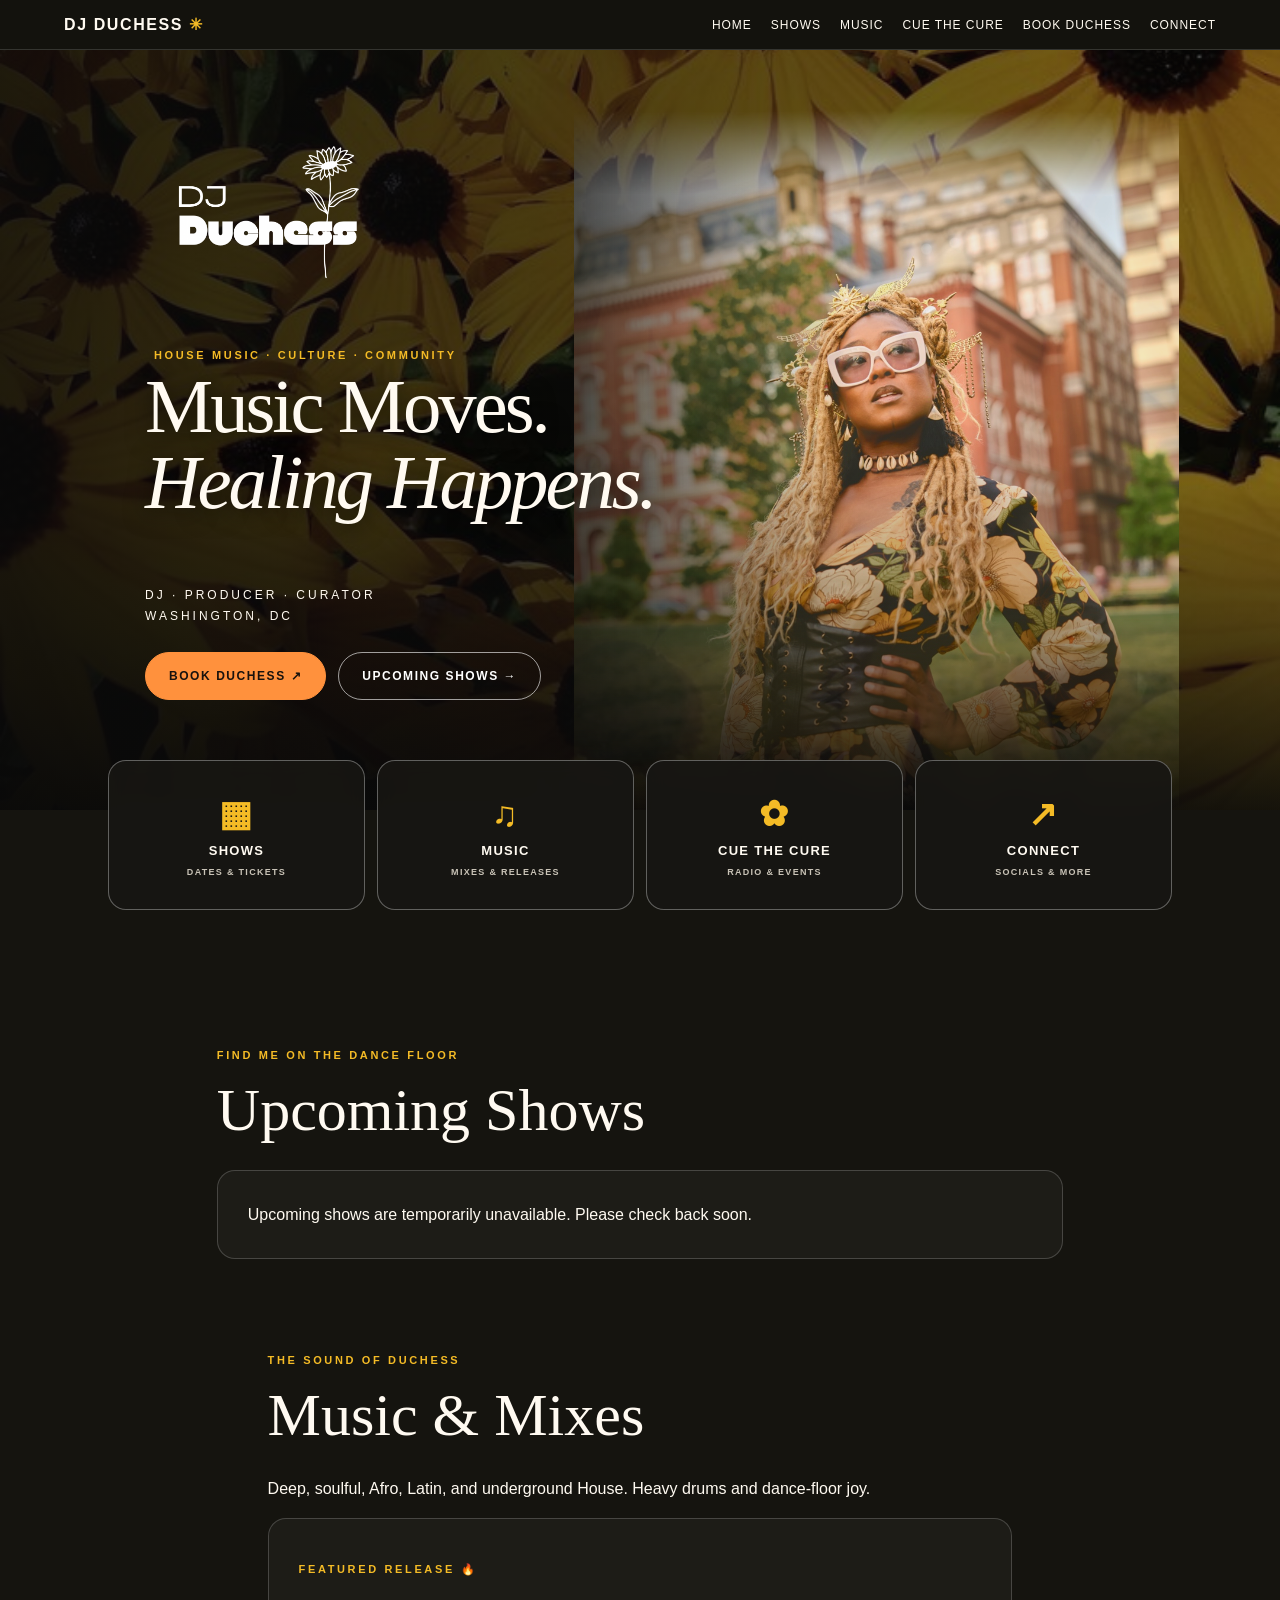
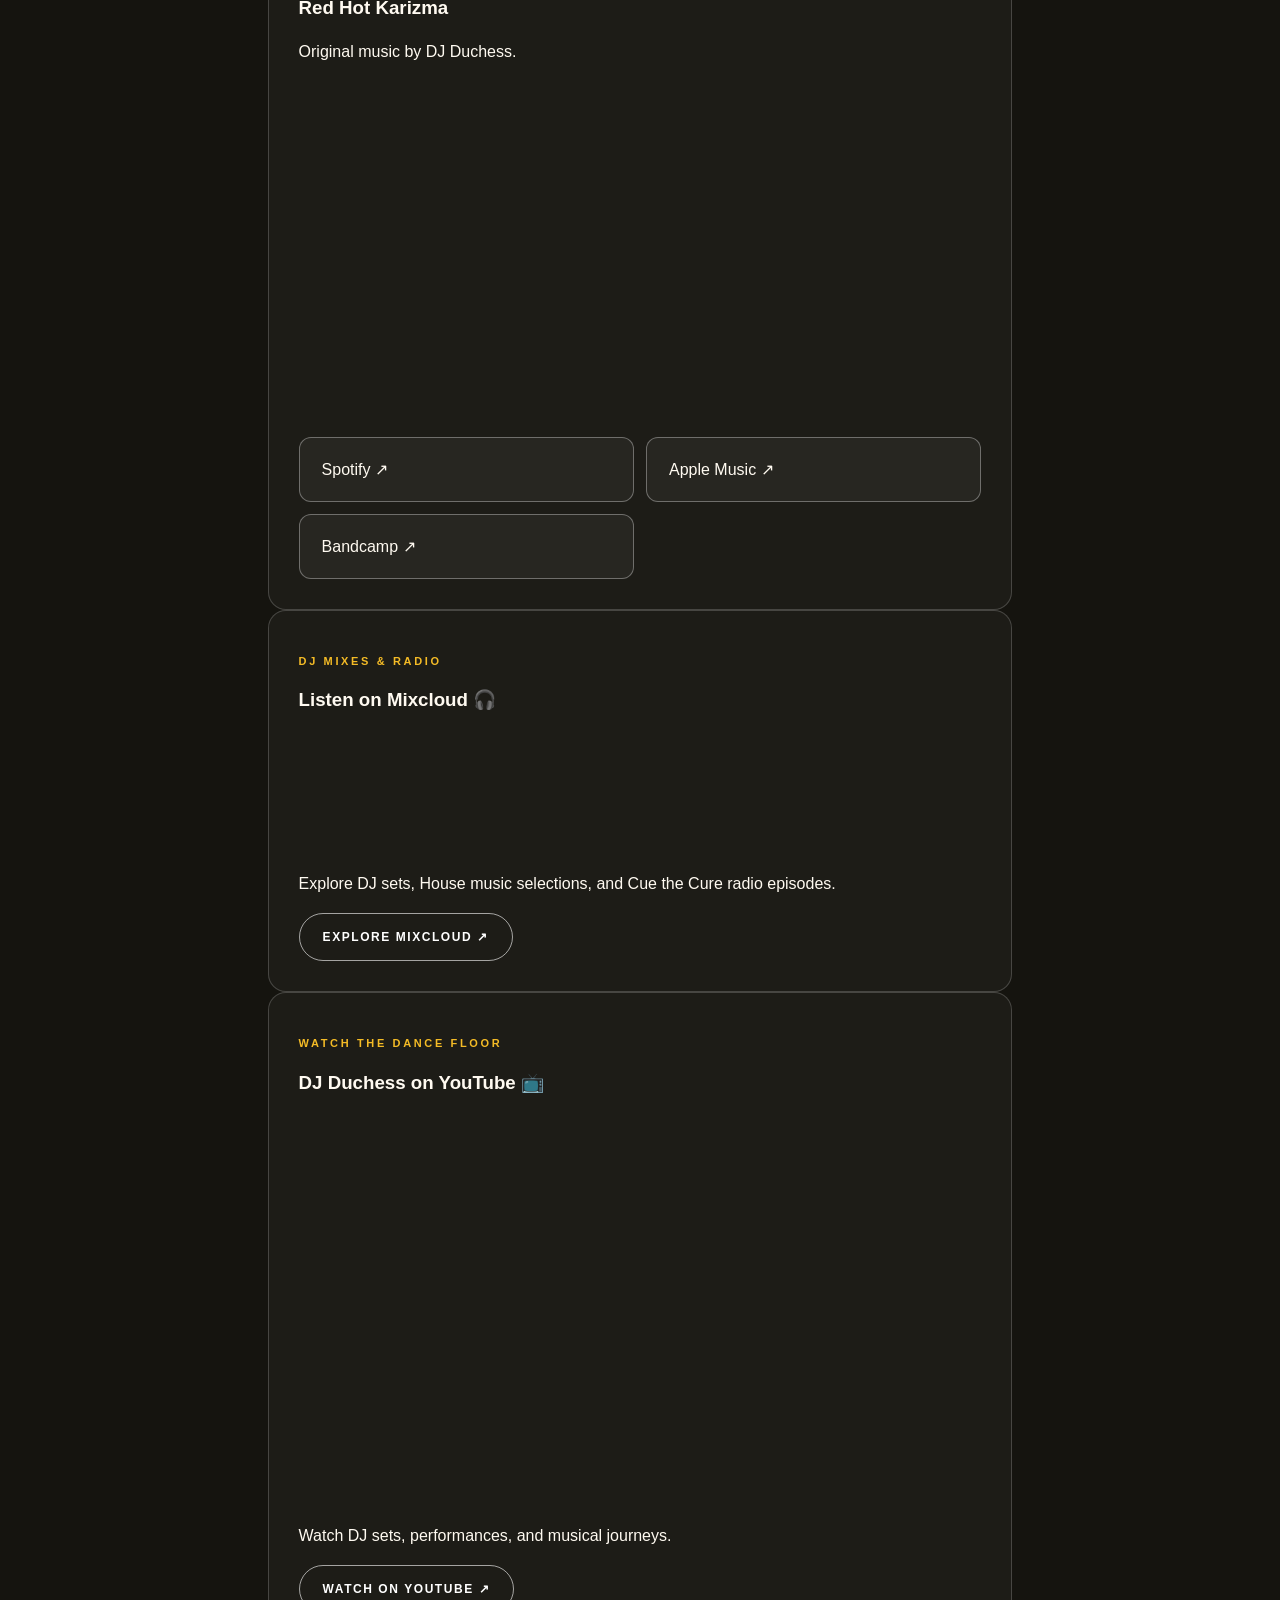
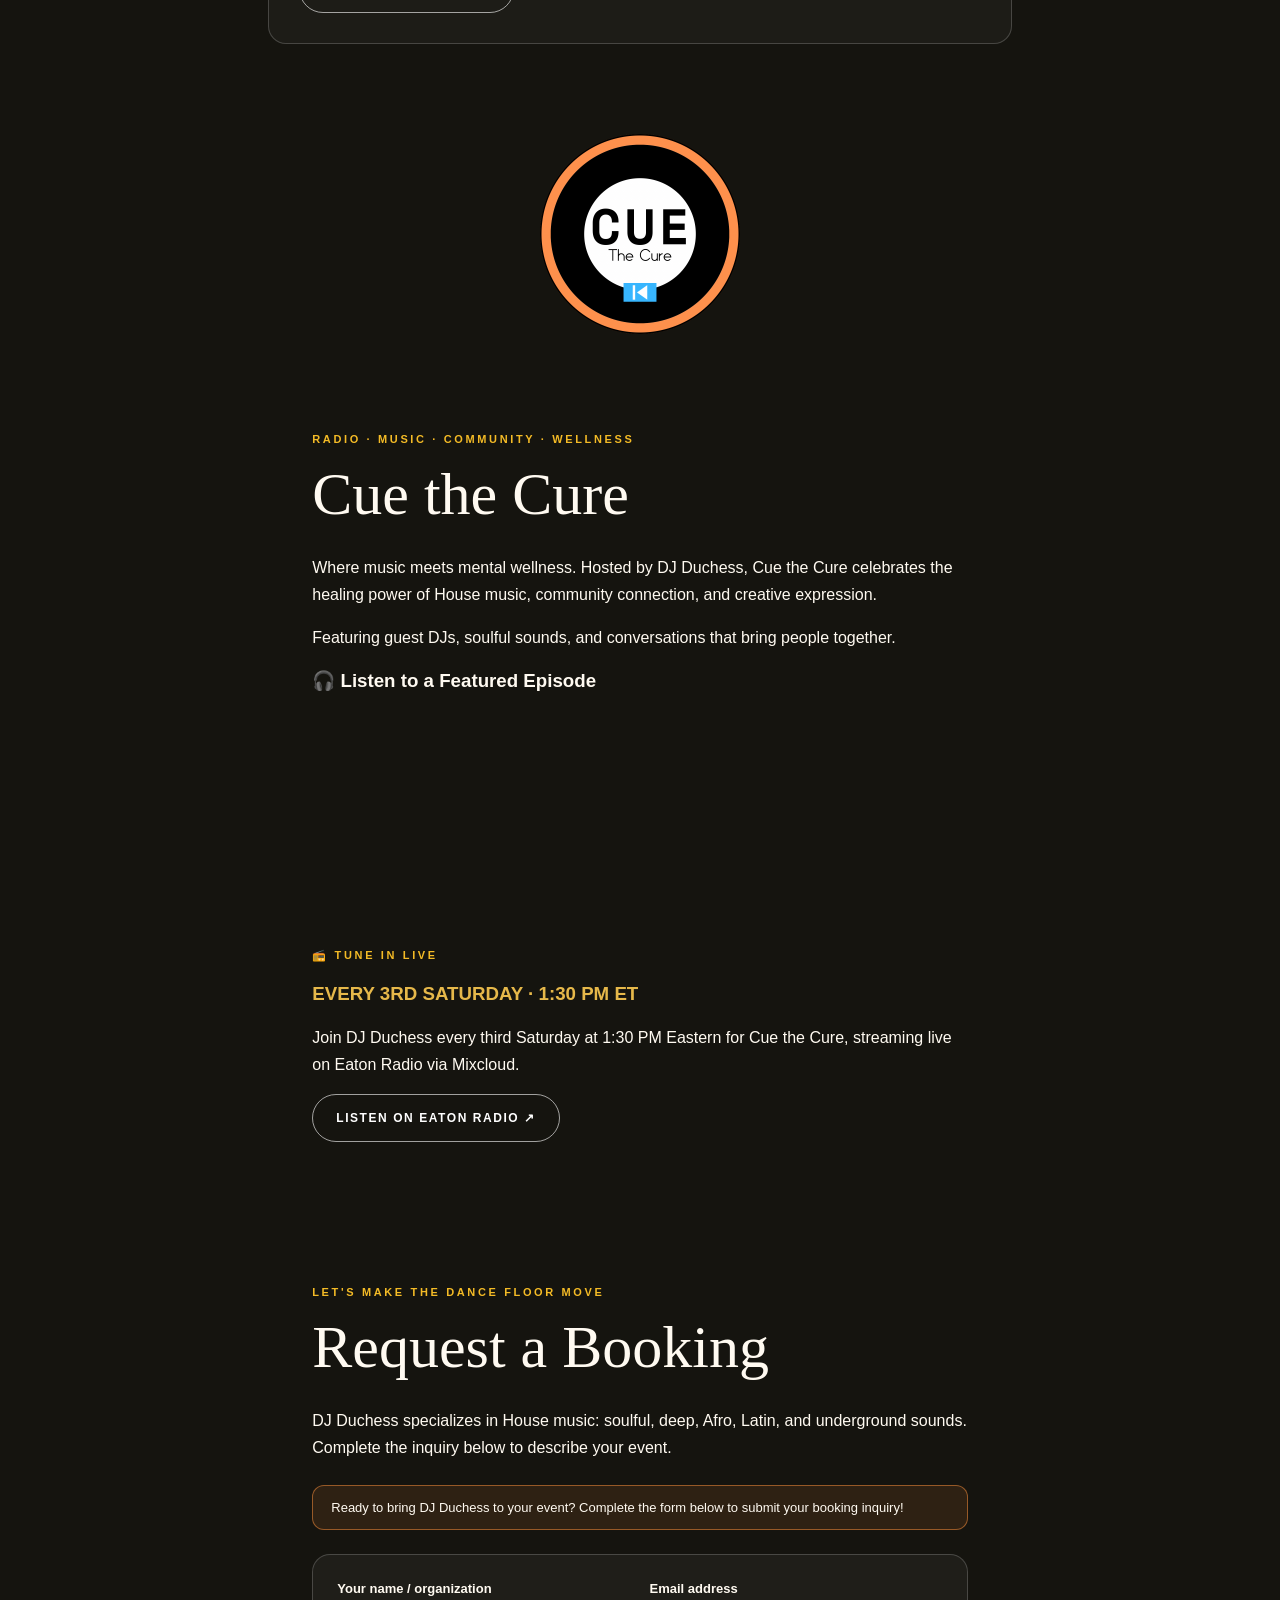
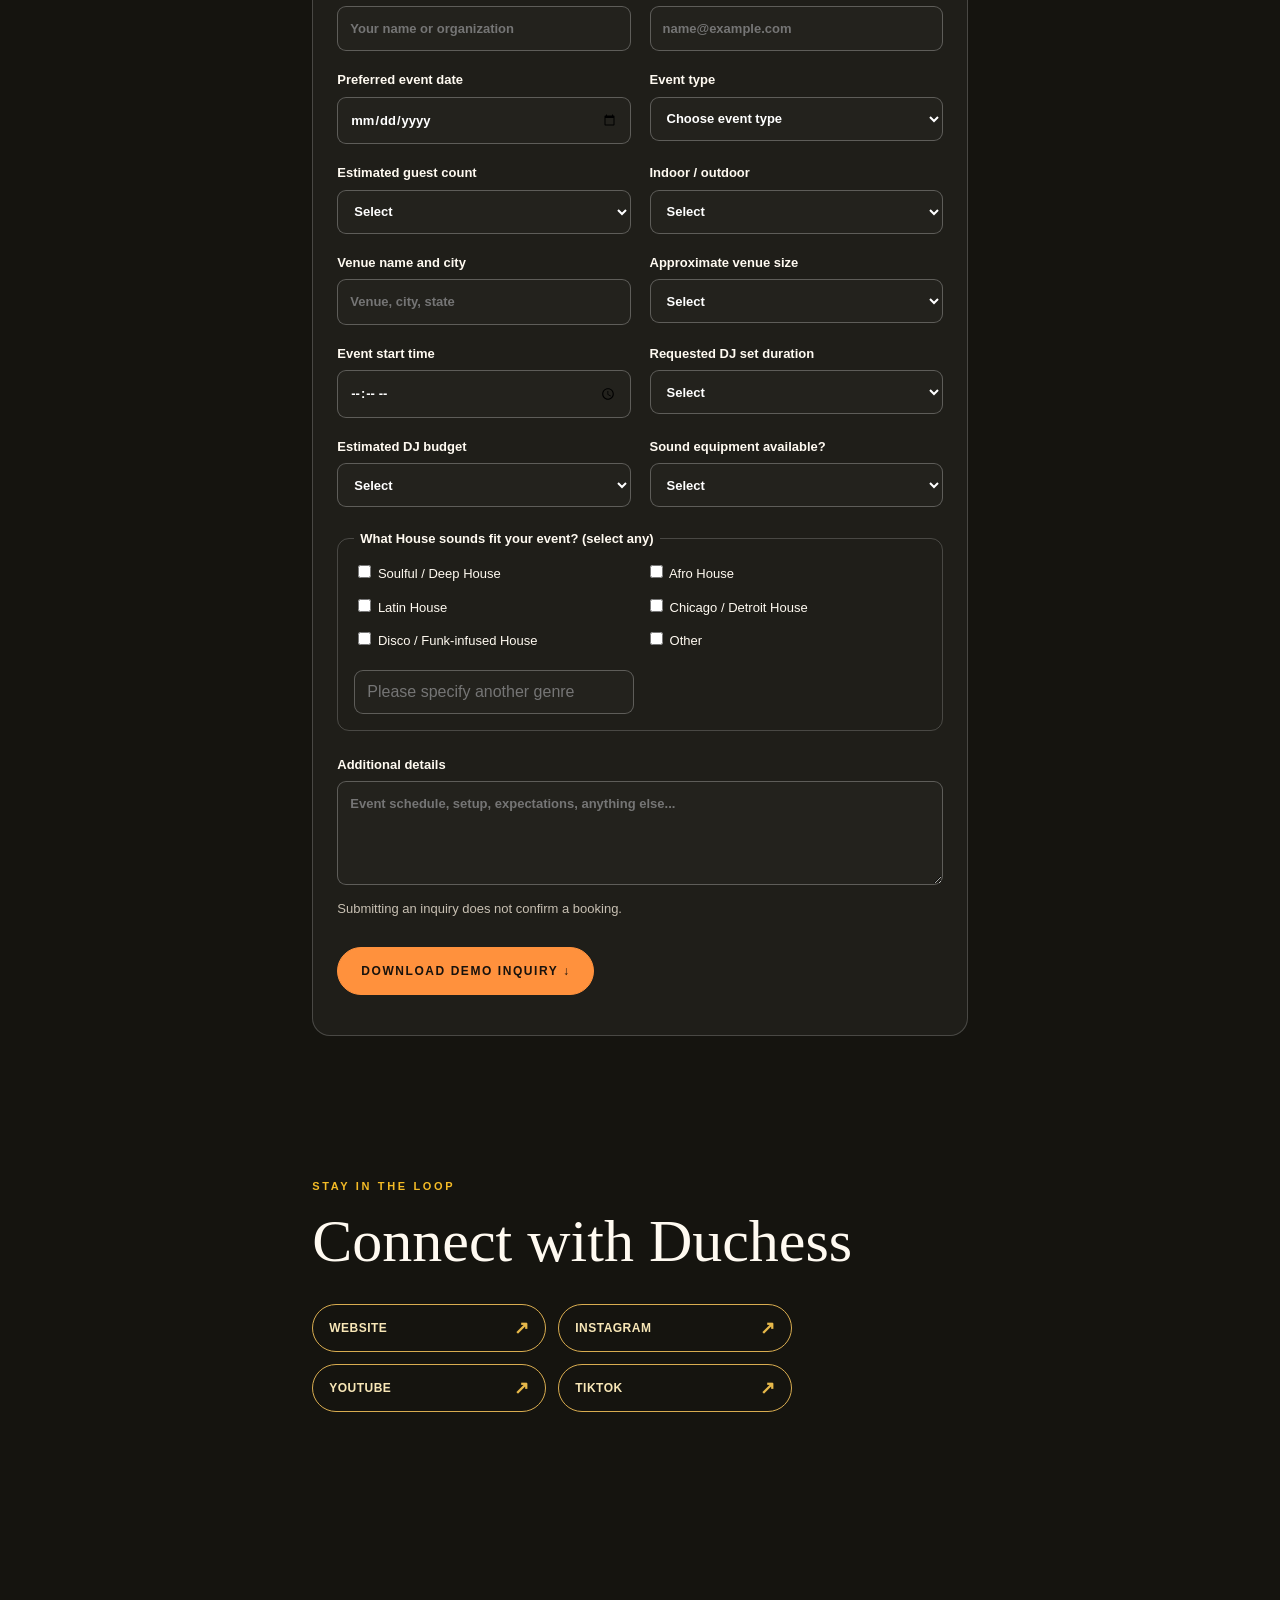
<file: index.html>
<!doctype html><html lang="en"><head><meta charset="utf-8"><meta name="viewport" content="width=device-width,initial-scale=1"><meta name="theme-color" content="#17150e"><meta name="description" content="DJ Duchess — House music, shows, mixes, and bookings."><title>DJ Duchess | House Music • Culture • Community</title><link rel="stylesheet" href="style.css"></head><body>
<link rel="icon" type="image/png" href="1.png">
<header class="topbar"><a href="#home" aria-label="DJ Duchess home" class="mini-brand">DJ DUCHESS<span>✳</span></a><button class="menu" id="menuToggle" aria-label="Open navigation" aria-expanded="false">☰</button><nav id="nav"><a href="#home">Home</a><a href="#shows">Shows</a><a href="#music">Music</a><a href="#cue">Cue the Cure</a><a href="#booking">Book Duchess</a><a href="#connect">Connect</a></nav></header>
<main><section id="home" class="hero"><div class="flower-layer"></div><div class="hero-inner"><img class="hero-logo" src="assets/images/duchess-logo.png" alt="DJ Duchess logo"><p class="eyebrow">HOUSE MUSIC · CULTURE · COMMUNITY</p><div class="portrait-wrap"><img src="assets/images/duchess-portrait.jpg" alt="DJ Duchess in a floral outfit with golden accessories"></div><div class="hero-copy"><h1>Music Moves.<br><em>Healing Happens.</em></h1><p>DJ · PRODUCER · CURATOR<br>WASHINGTON, DC</p><div class="actions"><a class="button primary" href="#booking">BOOK DUCHESS ↗</a><a class="button outline" href="#shows">UPCOMING SHOWS →</a></div></div></div></section>
<section class="quicklinks" aria-label="Explore"><a href="#shows"><span>▦</span>SHOWS<small>DATES & TICKETS</small></a><a href="#music"><span>♫</span>MUSIC<small>MIXES & RELEASES</small></a><a href="#cue"><span>✿</span>CUE THE CURE<small>RADIO & EVENTS</small></a><a href="#connect"><span>↗</span>CONNECT<small>SOCIALS & MORE</small></a></section>
<section id="shows" class="content">
  <p class="kicker">FIND ME ON THE DANCE FLOOR</p>
  <h2>Upcoming Shows</h2>

  <div id="upcomingShows" aria-live="polite">
    <div class="panel">
      <p>Loading upcoming shows...</p>
    </div>
  </div>
<section id="music" class="content">
  <p class="kicker">THE SOUND OF DUCHESS</p>
  <h2>Music & Mixes</h2>
  <p>Deep, soulful, Afro, Latin, and underground House. Heavy drums and dance-floor joy.</p>

  <div class="panel">
    <p class="kicker">FEATURED RELEASE 🔥</p>
    <h3>Red Hot Karizma</h3>
    <p>Original music by DJ Duchess.</p>

    <iframe
      title="Red Hot Karizma on Spotify"
      src="https://open.spotify.com/embed/album/77YhmdiXKHndOcWPvK7kfB"
      width="100%"
      height="352"
      style="border:0;border-radius:12px;"
      allow="autoplay; clipboard-write; encrypted-media; fullscreen; picture-in-picture"
      loading="lazy">
    </iframe>

    <div class="linkgrid">
      <a href="https://open.spotify.com/album/77YhmdiXKHndOcWPvK7kfB" target="_blank" rel="noopener noreferrer">Spotify ↗</a>
      <a href="https://music.apple.com/us/album/1872208948" target="_blank" rel="noopener noreferrer">Apple Music ↗</a>
      <a href="https://djduchess.bandcamp.com/track/red-hot-karizma" target="_blank" rel="noopener noreferrer">Bandcamp ↗</a>
    </div>
  </div>

  <div class="panel">
    <p class="kicker">DJ MIXES & RADIO</p>
    <h3>Listen on Mixcloud 🎧</h3>
    <iframe
  title="DJ Duchess on Mixcloud"
  width="100%"
  height="120"
  src="https://www.mixcloud.com/widget/iframe/?feed=%2FDJDuchess_Music%2F"
  frameborder="0"
  allow="encrypted-media; fullscreen; autoplay"
  loading="lazy">
</iframe>
    <p>Explore DJ sets, House music selections, and Cue the Cure radio episodes.</p>

    <a
      class="button outline"
      href="https://www.mixcloud.com/DJDuchess_Music/"
      target="_blank"
      rel="noopener noreferrer">
      EXPLORE MIXCLOUD ↗
    </a>
  </div>

  <div class="panel">
    <p class="kicker">WATCH THE DANCE FLOOR</p>
    <h3>DJ Duchess on YouTube 📺</h3>
    <div style="position:relative;width:100%;aspect-ratio:16/9;margin:20px 0;">
  <iframe
    src="https://www.youtube.com/embed/xHQF2aGrINo"
    title="DJ Duchess — Tropical House Beach DJ Set"
    style="width:100%;height:100%;border:0;border-radius:12px;"
    allow="accelerometer; autoplay; clipboard-write; encrypted-media; gyroscope; picture-in-picture; web-share"
    allowfullscreen
    loading="lazy">
  </iframe>
</div>
    <p>Watch DJ sets, performances, and musical journeys.</p>

    <a
      class="button outline"
      href="https://www.youtube.com/@DJDuchess-music"
      target="_blank"
      rel="noopener noreferrer">
      WATCH ON YOUTUBE ↗
    </a>
  </div>
<section id="cue" class="content cue">

  <img src="assets/images/cue-logo.png" alt="Cue the Cure logo">

  <div>
    <p class="kicker">RADIO · MUSIC · COMMUNITY · WELLNESS</p>

    <h2>Cue the Cure</h2>

    <p>
      Where music meets mental wellness. Hosted by DJ Duchess,
      Cue the Cure celebrates the healing power of House music,
      community connection, and creative expression.
    </p>

    <p>
      Featuring guest DJs, soulful sounds, and conversations
      that bring people together.
    </p>

    <h3>🎧 Listen to a Featured Episode</h3>

    <iframe
      title="Cue the Cure with DJ Duchess — September 19, 2026"
      src="https://www.mixcloud.com/widget/iframe/?hide_cover=1&amp;feed=%2Featonradio%2Fcue-the-cure-with-dj-duchess-19092026-20260919-173045%2F"
      width="100%"
      height="180"
      style="border:0;border-radius:12px;margin:20px 0;"
      allow="autoplay"
      loading="lazy">
    </iframe>

    <p class="kicker">📻 TUNE IN LIVE</p>

    <h3 style="color:#e6b84a;">
      EVERY 3RD SATURDAY · 1:30 PM ET
    </h3>

    <p>
      Join DJ Duchess every third Saturday at 1:30 PM Eastern
      for Cue the Cure, streaming live on Eaton Radio via Mixcloud.
    </p>

    <a
      class="button outline"
      href="https://www.mixcloud.com/eatonradio/"
      target="_blank"
      rel="noopener noreferrer">
      LISTEN ON EATON RADIO ↗
    </a>

  </div>
</section><section id="booking" class="content"><p class="kicker">LET'S MAKE THE DANCE FLOOR MOVE</p><h2>Request a Booking</h2><p>DJ Duchess specializes in House music: soulful, deep, Afro, Latin, and underground sounds. Complete the inquiry below to describe your event.</p><div class="notice">Ready to bring DJ Duchess to your event? Complete the form below to submit your booking inquiry!</div><form id="bookingForm"><input type="text" name="website" autocomplete="off" tabindex="-1" aria-hidden="true" style="position:absolute;left:-9999px"><div class="form-grid"><label>Your name / organization <input name="client" required placeholder="Your name or organization"></label><label>Email address <input type="email" name="email" required placeholder="name@example.com"></label><label>Preferred event date <input type="date" name="date" required></label><label>Event type <select name="eventType" required><option value="">Choose event type</option><option>Club / nightlife</option><option>Festival</option><option>Private party</option><option>Corporate event</option><option>Community event</option><option>Other</option></select></label><label>Estimated guest count <select name="guests" required><option value="">Select</option><option>Under 50</option><option>50–150</option><option>151–500</option><option>500+</option><option>Not sure</option></select></label><label>Indoor / outdoor <select name="setting" required><option value="">Select</option><option>Indoor</option><option>Outdoor</option><option>Both</option></select></label><label>Venue name and city <input name="venue" placeholder="Venue, city, state"></label><label>Approximate venue size <select name="venueSize"><option value="">Select</option><option>Small / intimate</option><option>Medium</option><option>Large</option><option>Not sure</option></select></label><label>Event start time <input name="startTime" type="time"></label><label>Requested DJ set duration <select name="duration"><option value="">Select</option><option>1 hour</option><option>2 hours</option><option>3 hours</option><option>4+ hours</option><option>To be discussed</option></select></label><label>Estimated DJ budget <select name="budget" required><option value="">Select</option><option>Under $250</option><option>$250–$500</option><option>$500–$1,000</option><option>$1,000+</option><option>Let's discuss</option></select></label><label>Sound equipment available? <select name="equipment"><option value="">Select</option><option>Yes</option><option>No</option><option>Not sure</option></select></label></div><fieldset><legend>What House sounds fit your event? (select any)</legend><div class="checks"><label><input type="checkbox" name="genre" value="Soulful / Deep House"> Soulful / Deep House</label><label><input type="checkbox" name="genre" value="Afro House"> Afro House</label><label><input type="checkbox" name="genre" value="Latin House"> Latin House</label><label><input type="checkbox" name="genre" value="Chicago / Detroit House"> Chicago / Detroit House</label><label><input type="checkbox" name="genre" value="Disco / Funk-infused House"> Disco / Funk-infused House</label><label>

  <input type="checkbox" name="genre" value="Other">

  Other

</label>

<input type="text" name="otherGenre"

  placeholder="Please specify another genre"></div></fieldset><label>Additional details <textarea name="notes" rows="4" placeholder="Event schedule, setup, expectations, anything else..."></textarea></label><p class="muted">Submitting an inquiry does not confirm a booking.</p><button class="button primary" type="submit">DOWNLOAD DEMO INQUIRY ↓</button><p id="formMessage" role="status"></p></form></section>
  <section class="content">
  <p id="connect" class="kicker">STAY IN THE LOOP</p>
  <h2>Connect with Duchess</h2>
  <div class="social-mini-grid">

  <a href="https://www.djduchess.club" target="_blank" rel="noopener noreferrer">
    WEBSITE <span>↗</span>
  </a>

  <a href="https://www.instagram.com/djduchess_dmv" target="_blank" rel="noopener noreferrer">
    INSTAGRAM <span>↗</span>
  </a>

  <a href="https://www.youtube.com/@DJDuchess-music" target="_blank" rel="noopener noreferrer">
    YOUTUBE <span>↗</span>
  </a>

  <a href="https://www.tiktok.com/@dj.duchess.music" target="_blank" rel="noopener noreferrer">
    TIKTOK <span>↗</span>
  </a>

</div>

  
</section>
  <script src="script.js"></script>
</body>
</html>
</file>
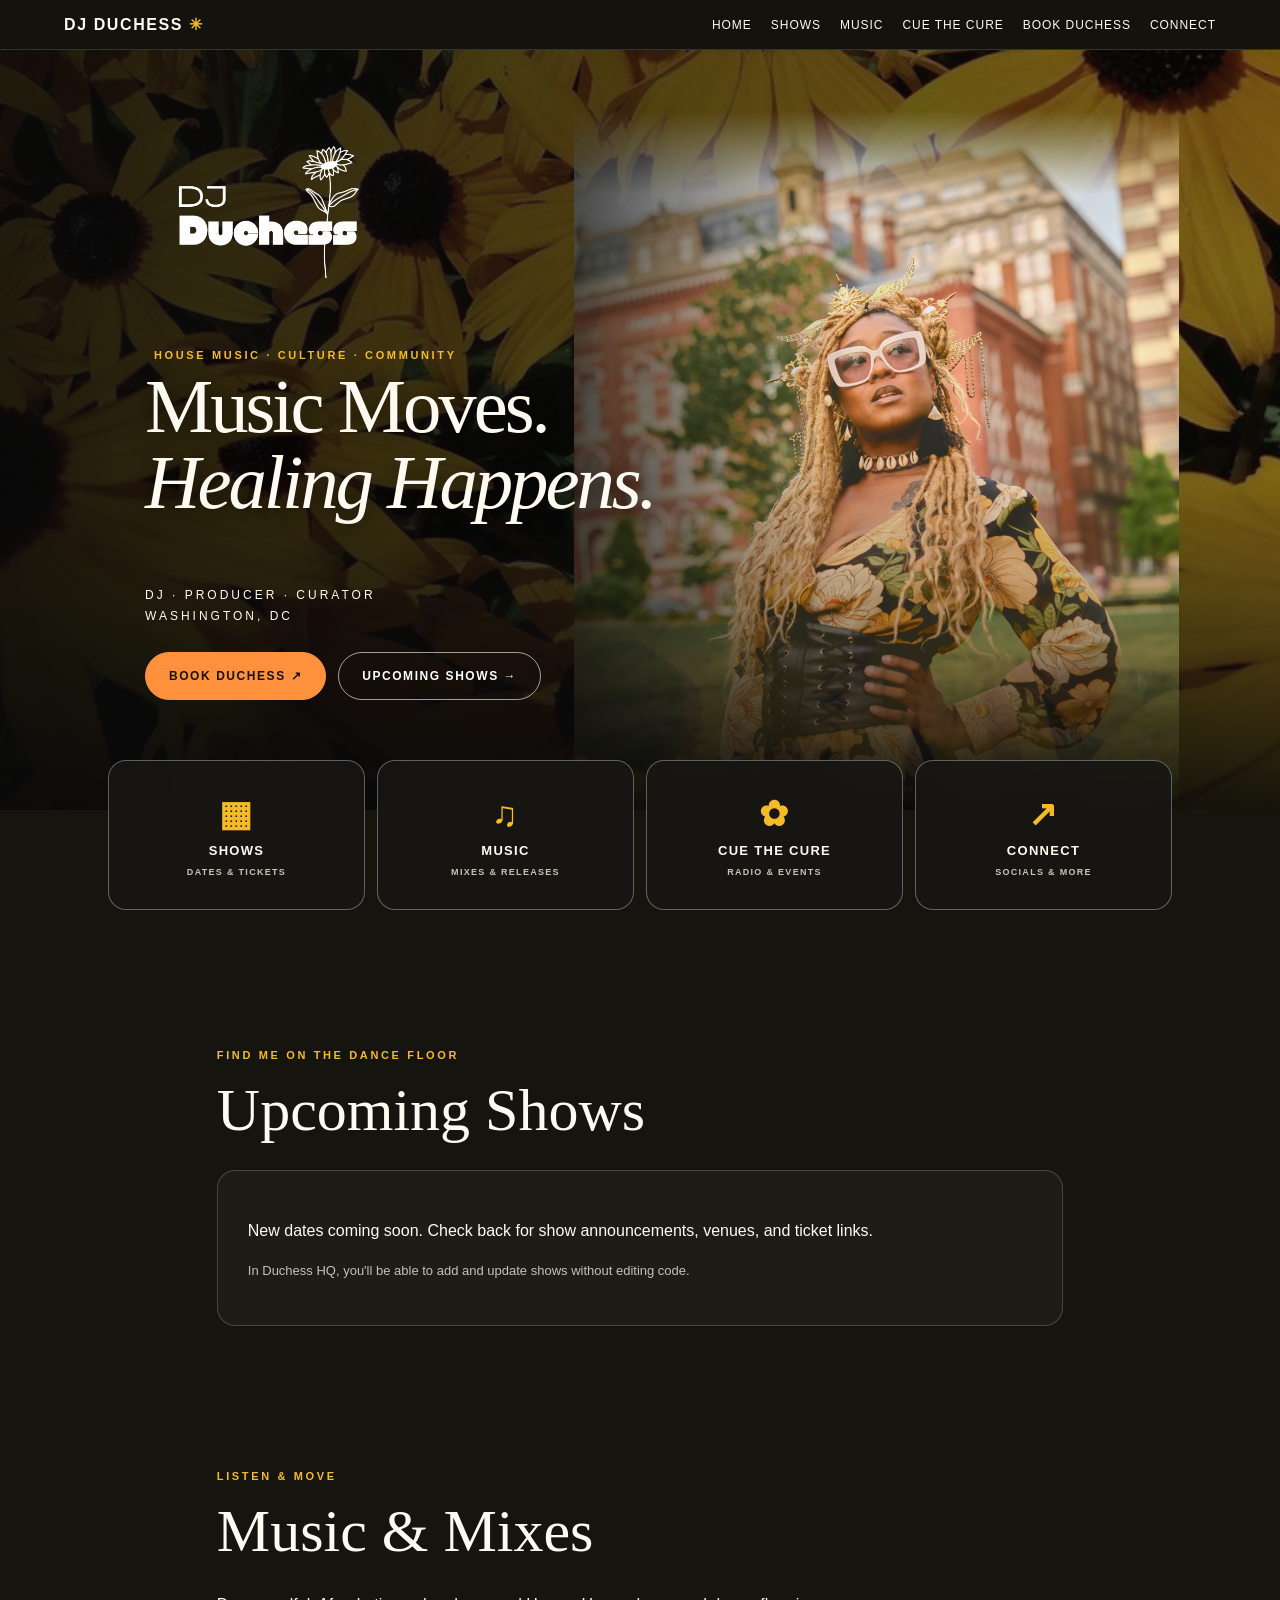
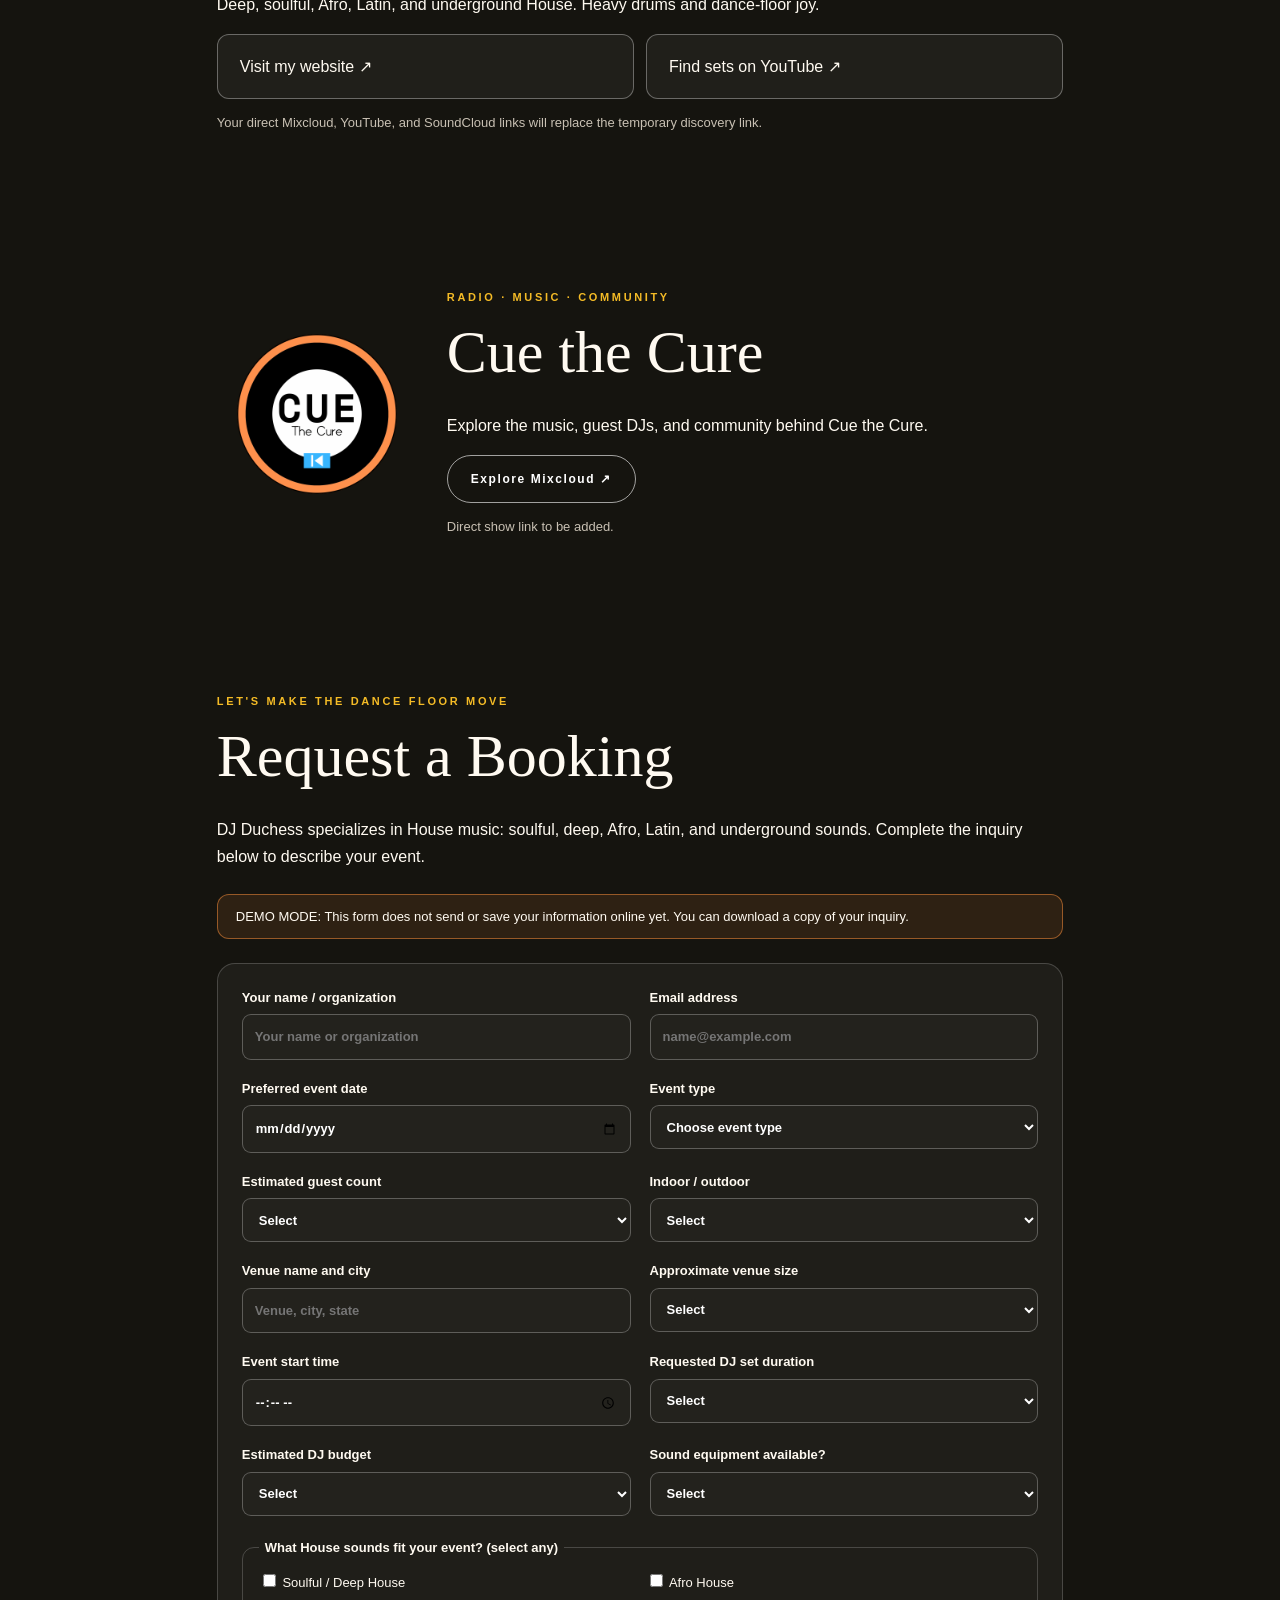
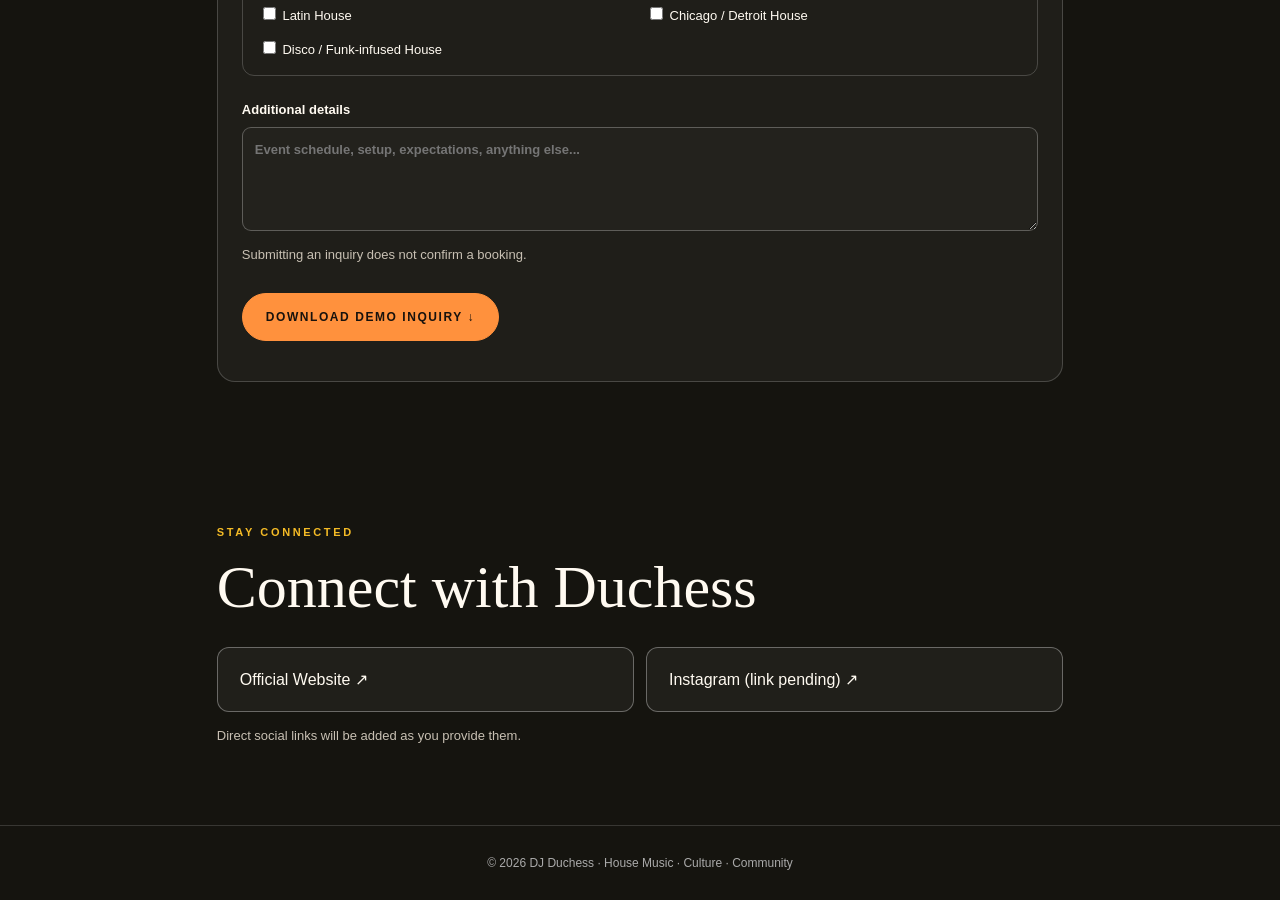
<file: dj-duchess-app/index.html>
<!doctype html><html lang="en"><head><meta charset="utf-8"><meta name="viewport" content="width=device-width,initial-scale=1"><meta name="theme-color" content="#17150e"><meta name="description" content="DJ Duchess — House music, shows, mixes, and bookings."><title>DJ Duchess | House Music • Culture • Community</title><link rel="stylesheet" href="style.css"></head><body>
<header class="topbar"><a href="#home" aria-label="DJ Duchess home" class="mini-brand">DJ DUCHESS<span>✳</span></a><button class="menu" id="menuToggle" aria-label="Open navigation" aria-expanded="false">☰</button><nav id="nav"><a href="#home">Home</a><a href="#shows">Shows</a><a href="#music">Music</a><a href="#cue">Cue the Cure</a><a href="#booking">Book Duchess</a><a href="#connect">Connect</a></nav></header>
<main><section id="home" class="hero"><div class="flower-layer"></div><div class="hero-inner"><img class="hero-logo" src="assets/images/duchess-logo.png" alt="DJ Duchess logo"><p class="eyebrow">HOUSE MUSIC · CULTURE · COMMUNITY</p><div class="portrait-wrap"><img src="assets/images/duchess-portrait.jpg" alt="DJ Duchess in a floral outfit with golden accessories"></div><div class="hero-copy"><h1>Music Moves.<br><em>Healing Happens.</em></h1><p>DJ · PRODUCER · CURATOR<br>WASHINGTON, DC</p><div class="actions"><a class="button primary" href="#booking">BOOK DUCHESS ↗</a><a class="button outline" href="#shows">UPCOMING SHOWS →</a></div></div></div></section>
<section class="quicklinks" aria-label="Explore"><a href="#shows"><span>▦</span>SHOWS<small>DATES & TICKETS</small></a><a href="#music"><span>♫</span>MUSIC<small>MIXES & RELEASES</small></a><a href="#cue"><span>✿</span>CUE THE CURE<small>RADIO & EVENTS</small></a><a href="#connect"><span>↗</span>CONNECT<small>SOCIALS & MORE</small></a></section>
<section id="shows" class="content"><p class="kicker">FIND ME ON THE DANCE FLOOR</p><h2>Upcoming Shows</h2><div class="panel"><p>New dates coming soon. Check back for show announcements, venues, and ticket links.</p><p class="muted">In Duchess HQ, you'll be able to add and update shows without editing code.</p></div></section>
<section id="music" class="content"><p class="kicker">LISTEN & MOVE</p><h2>Music & Mixes</h2><p>Deep, soulful, Afro, Latin, and underground House. Heavy drums and dance-floor joy.</p><div class="linkgrid"><a href="https://annastazia-unce-portfolie.my.canva.site/dj-duchess" target="_blank" rel="noopener">Visit my website ↗</a><a href="https://www.youtube.com/results?search_query=DJ+Duchess+DC+house" target="_blank" rel="noopener">Find sets on YouTube ↗</a></div><p class="muted">Your direct Mixcloud, YouTube, and SoundCloud links will replace the temporary discovery link.</p></section>
<section id="cue" class="content cue"><img src="assets/images/cue-logo.png" alt="Cue the Cure logo"><div><p class="kicker">RADIO · MUSIC · COMMUNITY</p><h2>Cue the Cure</h2><p>Explore the music, guest DJs, and community behind Cue the Cure.</p><a class="button outline" href="https://www.mixcloud.com/" target="_blank" rel="noopener">Explore Mixcloud ↗</a><p class="muted">Direct show link to be added.</p></div></section>
<section id="booking" class="content"><p class="kicker">LET'S MAKE THE DANCE FLOOR MOVE</p><h2>Request a Booking</h2><p>DJ Duchess specializes in House music: soulful, deep, Afro, Latin, and underground sounds. Complete the inquiry below to describe your event.</p><div class="notice">DEMO MODE: This form does not send or save your information online yet. You can download a copy of your inquiry.</div><form id="bookingForm"><div class="form-grid"><label>Your name / organization <input name="client" required placeholder="Your name or organization"></label><label>Email address <input type="email" name="email" required placeholder="name@example.com"></label><label>Preferred event date <input type="date" name="date" required></label><label>Event type <select name="eventType" required><option value="">Choose event type</option><option>Club / nightlife</option><option>Festival</option><option>Private party</option><option>Corporate event</option><option>Community event</option><option>Other</option></select></label><label>Estimated guest count <select name="guests" required><option value="">Select</option><option>Under 50</option><option>50–150</option><option>151–500</option><option>500+</option><option>Not sure</option></select></label><label>Indoor / outdoor <select name="setting" required><option value="">Select</option><option>Indoor</option><option>Outdoor</option><option>Both</option></select></label><label>Venue name and city <input name="venue" placeholder="Venue, city, state"></label><label>Approximate venue size <select name="venueSize"><option value="">Select</option><option>Small / intimate</option><option>Medium</option><option>Large</option><option>Not sure</option></select></label><label>Event start time <input name="startTime" type="time"></label><label>Requested DJ set duration <select name="duration"><option value="">Select</option><option>1 hour</option><option>2 hours</option><option>3 hours</option><option>4+ hours</option><option>To be discussed</option></select></label><label>Estimated DJ budget <select name="budget" required><option value="">Select</option><option>Under $250</option><option>$250–$500</option><option>$500–$1,000</option><option>$1,000+</option><option>Let's discuss</option></select></label><label>Sound equipment available? <select name="equipment"><option value="">Select</option><option>Yes</option><option>No</option><option>Not sure</option></select></label></div><fieldset><legend>What House sounds fit your event? (select any)</legend><div class="checks"><label><input type="checkbox" name="genre" value="Soulful / Deep House"> Soulful / Deep House</label><label><input type="checkbox" name="genre" value="Afro House"> Afro House</label><label><input type="checkbox" name="genre" value="Latin House"> Latin House</label><label><input type="checkbox" name="genre" value="Chicago / Detroit House"> Chicago / Detroit House</label><label><input type="checkbox" name="genre" value="Disco / Funk-infused House"> Disco / Funk-infused House</label></div></fieldset><label>Additional details <textarea name="notes" rows="4" placeholder="Event schedule, setup, expectations, anything else..."></textarea></label><p class="muted">Submitting an inquiry does not confirm a booking.</p><button class="button primary" type="submit">DOWNLOAD DEMO INQUIRY ↓</button><p id="formMessage" role="status"></p></form></section>
<section id="connect" class="content"><p class="kicker">STAY CONNECTED</p><h2>Connect with Duchess</h2><div class="linkgrid"><a href="https://annastazia-unce-portfolie.my.canva.site/dj-duchess" target="_blank" rel="noopener">Official Website ↗</a><a href="https://www.instagram.com/" target="_blank" rel="noopener">Instagram (link pending) ↗</a></div><p class="muted">Direct social links will be added as you provide them.</p></section></main><footer>© <span id="year"></span> DJ Duchess · House Music · Culture · Community</footer><script src="script.js"></script></body></html>
</file>
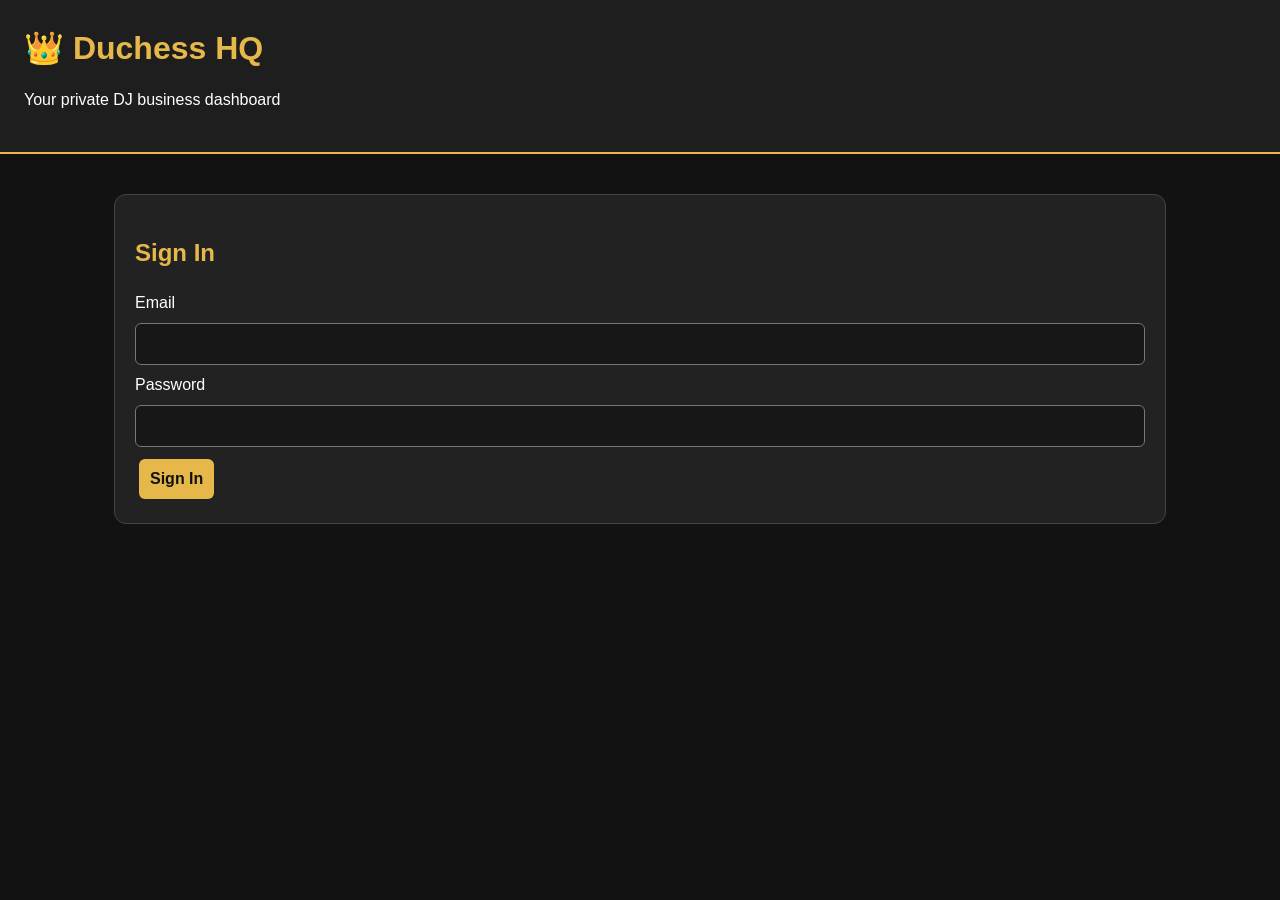
<file: hq.html>
<!DOCTYPE html>
<html lang="en">
<head>
<meta charset="UTF-8"><meta name="viewport" content="width=device-width,initial-scale=1">
<title>Duchess HQ | Bookings & Calendar</title>
<style>
*{box-sizing:border-box}body{margin:0;background:#121212;color:#fff;font-family:Arial,sans-serif;line-height:1.5}
header{padding:24px;background:#1e1e1e;border-bottom:2px solid #e6b84a}h1,h2{color:#e6b84a}h1{margin:0}
main{max-width:1100px;margin:auto;padding:24px}.card{background:#222;border:1px solid #444;border-radius:12px;padding:20px;margin:16px 0}
input,button,select,textarea{padding:11px;border-radius:6px;font-size:16px}
input,textarea{width:100%;margin:8px 0;border:1px solid #777;background:#171717;color:white}
select{background:#171717;color:white;border:1px solid #777}
button{background:#e6b84a;color:#111;border:0;cursor:pointer;font-weight:bold;margin:4px}
button:disabled{opacity:.5}.secondary{background:#414141;color:white}.hidden{display:none!important}
.booking,.gig{border-bottom:1px solid #555;padding:16px 0}.booking:last-child,.gig:last-child{border:0}
.booking p,.gig p{margin:6px 0;overflow-wrap:anywhere}a{color:#f1cc73;overflow-wrap:anywhere}
.grid{display:grid;grid-template-columns:repeat(2,minmax(0,1fr));gap:12px}.wide{grid-column:1/-1}
.calendar-head{display:flex;justify-content:space-between;align-items:center;gap:8px}
.calendar-head h3{margin:0;text-align:center}.calendar{display:grid;grid-template-columns:repeat(7,minmax(0,1fr));gap:5px}
.weekday{text-align:center;color:#e6b84a;font-weight:bold;font-size:13px}
.day{min-height:70px;background:#181818;border:1px solid #555;color:white;text-align:left;padding:6px;font-weight:normal;margin:0}
.day.gig-day{border-color:#e6b84a}.day.chosen{background:#51401e}.day.today{outline:2px solid #e6b84a}
.day.blank{border:0;background:transparent}.icon{display:block;color:#e6b84a;font-size:12px}
#message{margin-top:12px}@media(max-width:600px){main{padding:12px}.card{padding:12px}.grid{grid-template-columns:1fr}.day{min-height:55px;font-size:12px;padding:4px}.calendar{gap:3px}}
</style>
</head>
<body>
<header><h1>👑 Duchess HQ</h1><p>Your private DJ business dashboard</p></header>
<main>
<section id="loginSection" class="card">
<h2>Sign In</h2><form id="loginForm">
<label>Email<input id="email" type="email" autocomplete="email" required></label>
<label>Password<input id="password" type="password" autocomplete="current-password" required></label>
<button type="submit">Sign In</button></form></section>
<section id="dashboard" class="hidden">
<button id="logoutButton" class="secondary">Sign Out</button>
<nav id="hqTabs" aria-label="Duchess HQ navigation" style="display:flex;gap:10px;flex-wrap:wrap;margin:20px 0;">
  <button type="button" id="tabCalendar">📅 Calendar</button>
  <button type="button" id="tabBookings" class="secondary">📋 Bookings</button>
  <button type="button" id="tabRevenue" class="secondary">💰 Revenue</button>
</nav>
<div id="calendarTab">
<h2>🎧 Gig Calendar</h2>
<div class="card">
<div class="calendar-head"><button id="prevMonth" class="secondary" aria-label="Previous month">◀</button><h3 id="monthTitle"></h3><button id="nextMonth" class="secondary" aria-label="Next month">▶</button></div>
<div id="calendar" class="calendar"></div>
<p>🎧 indicates a scheduled gig. Select a date to view its events.</p>
<button id="showUpcoming" class="secondary">Show All Upcoming Gigs</button>
</div>
<div class="card">
<h3 id="gigHeading">Upcoming Gigs</h3>
<button id="addEvent">+ Add Event</button><button id="refreshEvents" class="secondary">Refresh Events</button>
<div id="gigList"></div>
</div>
<form id="eventForm" class="card hidden">
<h3 id="formHeading">Add Event</h3>
<div class="grid">
<label>Event name<input name="event_name" required></label>
<label>Event date<input name="event_date" type="date" required></label>
<label>Start time<input name="start_time" type="time"></label>
<label>End time<input name="end_time" type="time"></label>
<label>Venue<input name="venue_name"></label>
<label>Location<input name="location"></label>
<label class="wide">
  Description
  <textarea
    name="description"
    rows="10"
    placeholder="Write your event description here. Press Enter to create new paragraphs."
    style="width:100%; line-height:1.6; padding:12px; resize:vertical;"
  ></textarea>
</label><label class="wide">Private notes<textarea name="private_notes" rows="3"></textarea></label>
<label class="wide">
  Event Flyer

  <input
    name="flyer_url"
    type="url"
    placeholder="Flyer URL (optional)"
  >

  <input
    type="file"
    id="flyerUpload"
    accept="image/jpeg,image/png,image/webp"
    style="margin-top:12px;"
  >

  <small>Upload a JPG, PNG, or WebP flyer from your computer (maximum 5 MB).</small>

  <p id="flyerUploadStatus" class="muted"></p>
</label><label class="wide">Tickets / RSVP URL<input name="ticket_url" type="url" placeholder="https://..."></label>
<label class="wide"><input type="checkbox" name="publish_to_website" style="width:auto"> Mark for public website (website connection comes later)</label>
<label>Booking inquiry ID (optional)<input name="booking_inquiry_id" type="number" min="1" step="1"></label>
</div>
<button type="submit" id="saveEvent">Save Event</button><button type="button" id="cancelEvent" class="secondary">Cancel</button>
</form>
</div>
<div id="bookingsTab">
<h2>Bookings & Revenue 💰</h2>

<button type="button" id="addBooking">+ New Booking</button>
<button type="button" id="refreshButton">Refresh Bookings</button>

<!-- ===================================== -->
<!-- MANUALLY ADD NEW CLIENT BOOKING -->
<!-- ===================================== -->

<form id="newBookingForm" class="card hidden">

  <h3>👑 Add New Client Booking</h3>

  <div class="grid">

    <label>
      Client Name / Organization *
      <input name="client_name" type="text" required>
    </label>

    <label>
      Client Email
      <input name="client_email" type="email">
    </label>

    <label>
      Client Phone
      <input name="client_phone" type="tel">
    </label>

    <label>
      Event Name
      <input name="event_name" type="text">
    </label>

    <label>
      Event Date
      <input name="event_date" type="date">
    </label>

    <label>
      Event Type
      <select name="event_type">
        <option value="">Choose event type</option>
        <option>Club / nightlife</option>
        <option>Festival</option>
        <option>Private party</option>
        <option>Corporate event</option>
        <option>Community event</option>
        <option>Other</option>
      </select>
    </label>

<label>
  Estimated Guest Count
  <input
    name="guest_count"
    type="number"
    min="0"
    step="1"
    placeholder="175"
  >
</label>

    <label>
      Indoor / Outdoor
      <select name="event_setting">
        <option value="">Select</option>
        <option>Indoor</option>
        <option>Outdoor</option>
        <option>Both</option>
      </select>
    </label>

    <label>
      Venue Name
      <input name="venue_name" type="text">
    </label>

    <label>
      Event Location
      <input name="event_location" type="text">
    </label>

    <label>
      Approximate Venue Size
      <select name="venue_size">
        <option value="">Select</option>
        <option>Small / intimate</option>
        <option>Medium</option>
        <option>Large</option>
        <option>Not sure</option>
      </select>
    </label>

<label>
  Event Start Time
  <input name="start_time" type="time">
</label>

<label>
  Event End Time
  <input name="end_time" type="time">
</label>

    <label>
      Requested DJ Set Duration
      <select name="set_duration">
        <option value="">Select</option>
        <option>1 hour</option>
        <option>2 hours</option>
        <option>3 hours</option>
        <option>4+ hours</option>
        <option>To be discussed</option>
      </select>
    </label>

    <label>
      Estimated DJ Budget
      <select name="budget">
        <option value="">Select</option>
        <option>Under $250</option>
        <option>$250–$500</option>
        <option>$500–$1,000</option>
        <option>$1,000+</option>
        <option>Let's discuss</option>
      </select>
    </label>

    <label>
      Sound Equipment Available?
      <select name="equipment_needs">
        <option value="">Select</option>
        <option>Yes</option>
        <option>No</option>
        <option>Not sure</option>
      </select>
    </label>

    <label>
      Booking Status
      <select name="booking_status">
        <option value="new">New</option>
        <option value="contacted">Contacted</option>
        <option value="confirmed">Confirmed</option>
        <option value="declined">Declined</option>
      </select>
    </label>

    <label>
      Agreed DJ Fee ($)
      <input
        name="agreed_fee"
        type="number"
        min="0"
        step="0.01"
        placeholder="500.00"
      >
    </label>

  </div>

  <!-- MUSIC GENRES -->

  <fieldset style="margin-top:20px; border:1px solid #777; border-radius:8px; padding:15px;">

    <legend style="color:#e6b84a; font-weight:bold;">
      🎶 What House sounds fit this event? (Select any)
    </legend>

    <div class="grid">

      <label>
        <input type="checkbox" name="genre" value="Soulful / Deep House" style="width:auto">
        Soulful / Deep House
      </label>

      <label>
        <input type="checkbox" name="genre" value="Afro House" style="width:auto">
        Afro House
      </label>

      <label>
        <input type="checkbox" name="genre" value="Latin House" style="width:auto">
        Latin House
      </label>

      <label>
        <input type="checkbox" name="genre" value="Chicago / Detroit House" style="width:auto">
        Chicago / Detroit House
      </label>

      <label>
        <input type="checkbox" name="genre" value="Disco / Funk-infused House" style="width:auto">
        Disco / Funk-infused House
      </label>

      <label>
        <input type="checkbox" name="genre" value="Other" style="width:auto">
        Other
      </label>

    </div>

    <label>
      Other Music Genre
      <input
        name="other_genre"
        type="text"
        placeholder="Please specify another genre"
      >
    </label>

  </fieldset>

  <label>
    Additional Event Details
    <textarea
      name="additional_details"
      rows="5"
      placeholder="Event schedule, setup, expectations, anything else..."
    ></textarea>
  </label>

  <button type="submit" id="saveNewBooking">
    💾 Save Booking
  </button>

  <button type="button" id="cancelNewBooking" class="secondary">
    Cancel
  </button>

</form>

<div id="bookingToolbar" class="card">
<h3>Manage Bookings</h3><p id="bookingCounter">Loading booking counts...</p>
<label for="bookingSearch">Search bookings</label><input type="search" id="bookingSearch" placeholder="Search client, email, or event">
<label for="statusFilter">Filter by status</label>
<select id="statusFilter"><option value="all">All Bookings</option><option value="new">New</option><option value="contacted">Contacted</option><option value="confirmed">Confirmed</option><option value="declined">Declined</option></select>
<label for="bookingSort">Sort bookings</label>
<select id="bookingSort"><option value="newest">Newest First</option><option value="oldest">Oldest First</option></select>
</div><div id="bookings" class="card"></div>
</div>
</div>
<div id="revenueTab" class="hidden">
  <h2>💰 Revenue Dashboard</h2>
  <p>Welcome to your DJ business financial overview!</p>
  <div id="incomeGoalCard" class="card">
  <h3>🎯 Monthly Income Goal</h3>
  <label for="monthlyGoal">Your Monthly Goal ($)</label>
  <input type="number" id="monthlyGoal" min="0" step="100" placeholder="3000">

  <p>Earned This Month: <strong id="monthlyEarned">$0.00</strong></p>
  <p>Remaining to Goal: <strong id="goalRemaining">$0.00</strong></p>

  <progress id="goalProgress" value="0" max="100" style="width:100%;"></progress>
  <p id="goalPercentage">0% of your goal reached</p>
</div>
  <div id="revenueDashboard" class="card">
  <h3>💰 Revenue Overview</h3>

  <p>
    Total Revenue Received:
    <strong id="totalRevenue">$0.00</strong>
  </p>

  <p>
    Confirmed Booking Value:
    <strong id="bookedRevenue">$0.00</strong>
  </p>

  <p>
    Outstanding Balances:
    <strong id="outstandingRevenue">$0.00</strong>
  </p>
</div>
</div>
</section>
<p id="message" role="status" aria-live="polite"></p>
</main>
<script type="module">
import {createClient} from 'https://esm.sh/@supabase/supabase-js@2';
const supabase=createClient('https://tugnmpaiqrshqvqvmbdm.supabase.co','sb_publishable_hS5I8K37UVSc52TXr8BO1w_Y_kbumlA');
const $=id=>document.getElementById(id);
const statuses=['new','contacted','confirmed','declined'];
let allBookings=[],allEvents=[],currentMonth=new Date(new Date().getFullYear(),new Date().getMonth(),1),chosenDate=null,editingId=null;
function msg(t){$('message').textContent=t}
function node(tag,text,cls){const n=document.createElement(tag);if(text!==undefined&&text!==null)n.textContent=String(text);if(cls)n.className=cls;return n}
function field(card,label,value,email=false){if(value===null||value===undefined||value==='')return;const p=node('p'),b=node('strong',label+': ');p.append(b);if(email){const a=node('a',value);a.href='mailto:'+encodeURIComponent(String(value))+'?subject='+encodeURIComponent('DJ Duchess — Your Booking Inquiry');p.append(a)}else p.append(document.createTextNode(String(value)));card.append(p)}
function switchTab(tab) {
  const tabs = {
    calendar: 'calendarTab',
    bookings: 'bookingsTab',
    revenue: 'revenueTab'
  };

  for (const [name, id] of Object.entries(tabs)) {
    $(id).classList.toggle('hidden', name !== tab);

    const button = $('tab' + name.charAt(0).toUpperCase() + name.slice(1));
    button.classList.toggle('secondary', name !== tab);
  }
}

$('tabCalendar').addEventListener('click', () => switchTab('calendar'));
$('tabBookings').addEventListener('click', () => switchTab('bookings'));
$('tabRevenue').addEventListener('click', () => switchTab('revenue'));
function showLogin(){$('loginSection').classList.remove('hidden');$('dashboard').classList.add('hidden');$('bookings').replaceChildren();$('gigList').replaceChildren();allBookings=[];allEvents=[]}
async function showDashboard(){
  $('loginSection').classList.add('hidden');
  $('dashboard').classList.remove('hidden');

  await loadPaymentHistory();
  await Promise.all([loadBookings(), loadEvents()]);
}// LOAD PAYMENT HISTORY
let allPayments = [];

async function loadPaymentHistory() {
  const { data, error } = await supabase
    .from('booking_payments')
    .select('*')
    .order('payment_date', { ascending: false });

  if (error) {
    msg('Could not load payment history: ' + error.message);
    return;
  }

  allPayments = data || [];
}
async function loadBookings(){const {data,error}=await supabase.from('booking_inquiries').select('*').order('created_at',{ascending:false});if(error){$('bookings').textContent='Could not load bookings.';msg(error.message);return}allBookings=data||[];renderBookings()}
// ========================================
// MANUALLY CREATE CLIENT BOOKINGS
// ========================================

const newBookingForm = $('newBookingForm');
const addBookingButton = $('addBooking');
const cancelNewBookingButton = $('cancelNewBooking');
const saveNewBookingButton = $('saveNewBooking');

// Open the new booking form
addBookingButton.addEventListener('click', () => {
  switchTab('bookings');

  newBookingForm.classList.remove('hidden');

  newBookingForm.scrollIntoView({
    behavior: 'smooth',
    block: 'start'
  });
});

// Close the new booking form
cancelNewBookingButton.addEventListener('click', () => {
  newBookingForm.reset();
  newBookingForm.classList.add('hidden');
});

// ========================================
// SAVE MANUALLY CREATED CLIENT BOOKING
// ========================================

newBookingForm.addEventListener('submit', async event => {

  event.preventDefault();

  const form = event.currentTarget;
  const data = new FormData(form);

  const getValue = key => {
    const value = String(data.get(key) || '').trim();
    return value || null;
  };

  const clientName = getValue('client_name');

  if (!clientName) {
    msg('Please enter a client name.');
    return;
  }

  const feeValue = getValue('agreed_fee');

  const agreedFee =
    feeValue === null ? 0 : Number(feeValue);

  if (!Number.isFinite(agreedFee) || agreedFee < 0) {
    msg('Please enter a valid DJ fee.');
    return;
  }

  // Collect all selected music genres
  const selectedGenres = data.getAll('genre');

  const musicGenres =
    selectedGenres.length > 0
      ? selectedGenres.join(', ')
      : null;

  // Prepare booking information for Supabase
  const payload = {

    client_name: clientName,

    client_email: getValue('client_email'),

    client_phone: getValue('client_phone'),

    event_name: getValue('event_name'),

    event_date: getValue('event_date'),

    event_type: getValue('event_type'),

    guest_count: getValue('guest_count') === null
  ? null
  : Number(getValue('guest_count')),

    event_setting: getValue('event_setting'),

    venue_name: getValue('venue_name'),

    event_location: getValue('event_location'),

    venue_size: getValue('venue_size'),

   start_time: getValue('start_time'),

end_time: getValue('end_time'),

    set_duration: getValue('set_duration'),

    budget: getValue('budget'),

    equipment_needs: getValue('equipment_needs'),

    music_genres: musicGenres,

    other_genre: getValue('other_genre'),

    booking_status: getValue('booking_status') || 'new',

    agreed_fee: agreedFee,

    additional_details: getValue('additional_details'),

    deposit_received: 0,

    total_paid: 0,

    payment_status: 'unpaid'

  };

  saveNewBookingButton.disabled = true;

  msg('Saving new booking...');

  try {

    const { error } = await supabase
      .from('booking_inquiries')
      .insert(payload);

    if (error) {
      throw new Error(error.message);
    }

    // Clear the form after successful save
    form.reset();

    newBookingForm.classList.add('hidden');

    // Reset filters so the new booking appears
    $('bookingSearch').value = '';

    $('statusFilter').value = 'all';

    $('bookingSort').value = 'newest';

    // Refresh bookings
    await loadBookings();

    msg('✓ New client booking saved successfully! 👑');

  } catch (error) {

    console.error('Manual booking error:', error);

    msg('Could not create booking: ' + error.message);

  } finally {

    saveNewBookingButton.disabled = false;

  }

});
  function updateRevenueDashboard() {
  const money = amount =>
    Number(amount || 0).toLocaleString('en-US', {
      style: 'currency',
      currency: 'USD'
    });

  const confirmed = allBookings.filter(
    b => b.booking_status === 'confirmed'
  );

  const totalReceived = allBookings.reduce(
    (sum, b) => sum + Number(b.total_paid || 0),
    0
  );

  const bookedValue = confirmed.reduce(
    (sum, b) => sum + Number(b.agreed_fee || 0),
    0
  );

  const outstanding = confirmed.reduce(
    (sum, b) => sum + Math.max(
      0,
      Number(b.agreed_fee || 0) - Number(b.total_paid || 0)
    ),
    0
  );

  $('totalRevenue').textContent = money(totalReceived);
  $('bookedRevenue').textContent = money(bookedValue);
  $('outstandingRevenue').textContent = money(outstanding);
  updateIncomeGoal();
}
// MONTHLY INCOME GOAL
const monthlyGoalInput = $('monthlyGoal');

// Remember the goal on this browser
monthlyGoalInput.value = localStorage.getItem('duchessMonthlyGoal') || '';

monthlyGoalInput.addEventListener('change', () => {
  const goal = Math.max(0, Number(monthlyGoalInput.value) || 0);

  monthlyGoalInput.value = goal;
  localStorage.setItem('duchessMonthlyGoal', goal);
  updateIncomeGoal();
});
  function updateIncomeGoal() {
  const goal = Number(monthlyGoalInput.value) || 0;

// Calculate earnings received during the current month
const now = new Date();

const currentMonth =
  now.getFullYear() + '-' +
  String(now.getMonth() + 1).padStart(2, '0');

const earned = allPayments
  .filter(payment =>
    payment.payment_date &&
    payment.payment_date.startsWith(currentMonth)
  )
  .reduce(
    (sum, payment) => sum + Number(payment.amount || 0),
    0
  );

  const remaining = Math.max(0, goal - earned);
  const percentage = goal > 0
    ? Math.min(100, (earned / goal) * 100)
    : 0;

  const money = amount => amount.toLocaleString('en-US', {
    style: 'currency',
    currency: 'USD'
  });

  $('monthlyEarned').textContent = money(earned);
  $('goalRemaining').textContent = money(remaining);
  $('goalProgress').value = percentage;
  $('goalPercentage').textContent =
    Math.round(percentage) + '% of your goal reached';
}
function renderBookings(){
updateRevenueDashboard();const root=$('bookings');root.replaceChildren();$('bookingCounter').textContent=`${allBookings.length} total bookings | ${allBookings.filter(b=>(b.booking_status||'new')==='new').length} new inquiries`;
const term=$('bookingSearch').value.toLowerCase().trim(),status=$('statusFilter').value;
const filtered=allBookings.filter(b=>[b.client_name,b.client_email,b.event_name,b.event_type,b.venue_name].filter(Boolean).join(' ').toLowerCase().includes(term)&&(status==='all'||(b.booking_status||'new')===status));
filtered.sort((a,b)=>{const delta=new Date(a.created_at)-new Date(b.created_at);return $('bookingSort').value==='oldest'?delta:-delta});
if(!filtered.length){root.textContent=allBookings.length?'No bookings match your filters.':'No booking inquiries yet.';return}
for(const b of filtered){const card=node('article',null,'booking');card.append(node('h3',b.client_name||'Unnamed client'));
for (const [label, key] of [
  ['Email', 'client_email'],
  ['Phone', 'client_phone'],
  ['Event', 'event_name'],
  ['Type', 'event_type'],
  ['Date', 'event_date'],
  ['Venue', 'venue_name'],
  ['Location', 'event_location'],
  ['Guest Count', 'guest_count'],
  ['Venue Size', 'venue_size'],
  ['Setting', 'event_setting'],
  ['Start Time', 'start_time'],
  ['End Time', 'end_time'],
  ['Duration', 'set_duration'],
  ['Budget', 'budget'],
  ['Equipment', 'equipment_needs'],
  ['Music', 'music_genres'],
  ['Other Genre', 'other_genre'],
  ['Details', 'additional_details']
]) {
  field(card, label, b[key], key === 'client_email');
}const wrap=node('div'),label=node('label','Booking status: '),select=node('select');
for(const s of statuses){const o=node('option',s[0].toUpperCase()+s.slice(1));o.value=s;select.append(o)}
select.value=statuses.includes(b.booking_status)?b.booking_status:'new';
select.addEventListener('change',async()=>{const old=b.booking_status||'new';select.disabled=true;msg('Saving status...');const {error}=await supabase.from('booking_inquiries').update({booking_status:select.value}).eq('id',b.id);select.disabled=false;if(error){select.value=old;msg('Could not save status: '+error.message)}else{b.booking_status=select.value;msg('Booking status saved!');renderBookings()}});
label.append(select);wrap.append(label);
// ========================================
// CALENDAR OPTIONS FOR CONFIRMED BOOKINGS
// ========================================

if (b.booking_status === 'confirmed') {

  // ADD TO DUCHESS HQ CALENDAR
  const hqCalendarButton = node('button', '📅 Add to HQ Calendar');

  hqCalendarButton.type = 'button';

  hqCalendarButton.addEventListener('click', () => {

    switchTab('calendar');

    openForm();

    const f = $('eventForm').elements;

    f.namedItem('event_name').value = b.event_name || '';
    f.namedItem('event_date').value = b.event_date || '';
    f.namedItem('venue_name').value = b.venue_name || '';
    f.namedItem('location').value = b.event_location || '';
    f.namedItem('start_time').value = validTime(b.start_time);
    f.namedItem('end_time').value = validTime(b.end_time);
    f.namedItem('booking_inquiry_id').value = b.id;

    msg('Review the event details, then click Save Event.');

  });

  wrap.append(hqCalendarButton);

  // GOOGLE CALENDAR
  const googleCalendarButton = node('button', '📆 Google Calendar');

  googleCalendarButton.type = 'button';
  googleCalendarButton.classList.add('secondary');

  googleCalendarButton.addEventListener('click', () => {

    if (!b.event_date || !b.start_time) {
      msg('Please add an event date and start time first.');
      return;
    }

    const start = new Date(
      `${b.event_date}T${validTime(b.start_time)}`
    );

    const end = b.end_time
      ? new Date(`${b.event_date}T${validTime(b.end_time)}`)
      : new Date(start.getTime() + 2 * 60 * 60 * 1000);

    if (end <= start) {
      end.setDate(end.getDate() + 1);
    }

    const formatGoogleDate = date =>
      date.getFullYear() +
      String(date.getMonth() + 1).padStart(2, '0') +
      String(date.getDate()).padStart(2, '0') +
      'T' +
      String(date.getHours()).padStart(2, '0') +
      String(date.getMinutes()).padStart(2, '0') +
      '00';

    const params = new URLSearchParams({
      action: 'TEMPLATE',
      text: b.event_name || 'DJ Duchess Booking',
      dates: `${formatGoogleDate(start)}/${formatGoogleDate(end)}`,
      details: `DJ Duchess Booking\nClient: ${b.client_name || ''}`,
      location: [b.venue_name, b.event_location].filter(Boolean).join(', ')
    });

    window.open(
      'https://calendar.google.com/calendar/render?' + params.toString(),
      '_blank',
      'noopener,noreferrer'
    );

  });

  wrap.append(googleCalendarButton);

  // APPLE CALENDAR / ICS DOWNLOAD
  const appleCalendarButton = node('button', '🍎 Apple Calendar');

  appleCalendarButton.type = 'button';
  appleCalendarButton.classList.add('secondary');

  appleCalendarButton.addEventListener('click', () => {

    if (!b.event_date || !b.start_time) {
      msg('Please add an event date and start time first.');
      return;
    }

    const start = new Date(
      `${b.event_date}T${validTime(b.start_time)}`
    );

    const end = b.end_time
      ? new Date(`${b.event_date}T${validTime(b.end_time)}`)
      : new Date(start.getTime() + 2 * 60 * 60 * 1000);

    if (end <= start) {
      end.setDate(end.getDate() + 1);
    }

    const formatICSDate = date =>
      date.getUTCFullYear() +
      String(date.getUTCMonth() + 1).padStart(2, '0') +
      String(date.getUTCDate()).padStart(2, '0') +
      'T' +
      String(date.getUTCHours()).padStart(2, '0') +
      String(date.getUTCMinutes()).padStart(2, '0') +
      '00Z';

    const escapeICS = value =>
      String(value || '')
        .replace(/\\/g, '\\\\')
        .replace(/\n/g, '\\n')
        .replace(/,/g, '\\,')
        .replace(/;/g, '\\;');

    const ics = [
      'BEGIN:VCALENDAR',
      'VERSION:2.0',
      'PRODID:-//DJ Duchess//Duchess HQ//EN',
      'BEGIN:VEVENT',
      `UID:duchess-booking-${b.id}@dj-duchess`,
      `DTSTAMP:${formatICSDate(new Date())}`,
      `DTSTART:${formatICSDate(start)}`,
      `DTEND:${formatICSDate(end)}`,
      `SUMMARY:${escapeICS(b.event_name || 'DJ Duchess Booking')}`,
      `DESCRIPTION:${escapeICS('Client: ' + (b.client_name || ''))}`,
      `LOCATION:${escapeICS([b.venue_name, b.event_location].filter(Boolean).join(', '))}`,
      'END:VEVENT',
      'END:VCALENDAR'
    ].join('\r\n');

    const blob = new Blob([ics], {
      type: 'text/calendar;charset=utf-8'
    });

    const url = URL.createObjectURL(blob);

    const link = document.createElement('a');
    link.href = url;
    link.download = 'duchess-booking.ics';

    document.body.append(link);
    link.click();
    link.remove();

    setTimeout(() => URL.revokeObjectURL(url), 1000);

    msg('Calendar file downloaded. Open it to add the event to Apple Calendar.');

  });

  wrap.append(appleCalendarButton);

}// BOOKING EDIT AND DELETE BUTTONS
const bookingActions = node('div');

const editBookingButton = node('button', '✏️ Edit Booking');
editBookingButton.type = 'button';
editBookingButton.classList.add('secondary');

const deleteBookingButton = node('button', '🗑️ Delete Booking');
deleteBookingButton.type = 'button';
deleteBookingButton.classList.add('secondary');

bookingActions.append(editBookingButton, deleteBookingButton);
wrap.append(bookingActions);
// ========================================
// EDIT CLIENT BOOKING
// ========================================

const editBookingForm = node('div', null, 'card hidden');

editBookingForm.append(node('h4', '✏️ Edit Booking Details'));

const bookingEditFields = {};

const editFields = [
  ['Client Name', 'client_name', 'text'],
  ['Client Email', 'client_email', 'email'],
  ['Client Phone', 'client_phone', 'tel'],
  ['Event Name', 'event_name', 'text'],
  ['Event Date', 'event_date', 'date'],
  ['Venue Name', 'venue_name', 'text'],
  ['Event Location', 'event_location', 'text'],
  ['Estimated Guest Count', 'guest_count', 'number'],
  ['Event Start Time', 'start_time', 'time'],
  ['Event End Time', 'end_time', 'time']
];

// Create text, date, number, and time fields
for (const [labelText, key, type] of editFields) {

  const label = node('label', labelText);
  const input = document.createElement('input');

  input.type = type;

  if (type === 'number') {
    input.min = '0';
    input.step = '1';
  }

  input.value =
    type === 'time'
      ? validTime(b[key])
      : b[key] ?? '';

  label.append(input);
  editBookingForm.append(label);

  bookingEditFields[key] = input;
}

// ========================================
// BOOKING DROPDOWN MENUS
// ========================================

const bookingDropdowns = [
  {
    label: 'Event Type',
    key: 'event_type',
    options: [
      'Club / nightlife',
      'Festival',
      'Private party',
      'Corporate event',
      'Community event',
      'Other'
    ]
  },
  {
    label: 'Indoor / Outdoor',
    key: 'event_setting',
    options: ['Indoor', 'Outdoor', 'Both']
  },
  {
    label: 'Venue Size',
    key: 'venue_size',
    options: [
      'Small / intimate',
      'Medium',
      'Large',
      'Not sure'
    ]
  },
  {
    label: 'DJ Set Duration',
    key: 'set_duration',
    options: [
      '1 hour',
      '2 hours',
      '3 hours',
      '4+ hours',
      'To be discussed'
    ]
  },
  {
    label: 'Estimated DJ Budget',
    key: 'budget',
    options: [
      'Under $250',
      '$250–$500',
      '$500–$1,000',
      '$1,000+',
      "Let's discuss"
    ]
  },
  {
    label: 'Sound Equipment Available?',
    key: 'equipment_needs',
    options: ['Yes', 'No', 'Not sure']
  }
];

for (const dropdown of bookingDropdowns) {

  const label = node('label', dropdown.label);
  const select = document.createElement('select');

  const emptyOption = node('option', 'Select');
  emptyOption.value = '';
  select.append(emptyOption);

  for (const optionText of dropdown.options) {
    const option = node('option', optionText);
    option.value = optionText;
    select.append(option);
  }

  // Preserve existing values even if they differ
  // from the current dropdown options.
  if (
    b[dropdown.key] &&
    !dropdown.options.includes(b[dropdown.key])
  ) {
    const existingOption = node('option', b[dropdown.key]);
    existingOption.value = b[dropdown.key];
    select.append(existingOption);
  }

  select.value = b[dropdown.key] || '';

  label.append(select);
  editBookingForm.append(label);

  bookingEditFields[dropdown.key] = select;
}

// ========================================
// MUSIC GENRE CHECKBOXES
// ========================================

const genreFieldset = document.createElement('fieldset');

genreFieldset.style.marginTop = '20px';
genreFieldset.style.padding = '15px';
genreFieldset.style.border = '1px solid #777';
genreFieldset.style.borderRadius = '8px';

genreFieldset.append(
  node('legend', '🎶 Music Genres (Select Any)')
);

const genreOptions = [
  'Soulful / Deep House',
  'Afro House',
  'Latin House',
  'Chicago / Detroit House',
  'Disco / Funk-infused House',
  'Other'
];

const selectedGenres = String(b.music_genres || '')
  .split(',')
  .map(value => value.trim())
  .filter(Boolean);

const genreCheckboxes = [];

for (const genre of genreOptions) {

  const label = node('label');
  label.style.display = 'block';

  const checkbox = document.createElement('input');

  checkbox.type = 'checkbox';
  checkbox.value = genre;
  checkbox.style.width = 'auto';
  checkbox.style.marginRight = '8px';

  checkbox.checked = selectedGenres.includes(genre);

  label.append(checkbox, document.createTextNode(genre));

  genreFieldset.append(label);

  genreCheckboxes.push(checkbox);
}

editBookingForm.append(genreFieldset);

// Other genre
const otherGenreLabel = node('label', 'Other Music Genre');

const otherGenreInput = document.createElement('input');
otherGenreInput.type = 'text';
otherGenreInput.value = b.other_genre || '';

otherGenreLabel.append(otherGenreInput);
editBookingForm.append(otherGenreLabel);

// Additional details
const detailsLabel = node('label', 'Additional Event Details');

const detailsInput = document.createElement('textarea');
detailsInput.rows = 5;
detailsInput.value = b.additional_details || '';

detailsLabel.append(detailsInput);
editBookingForm.append(detailsLabel);

// ========================================
// SAVE AND CANCEL BUTTONS
// ========================================

const saveBookingChanges = node(
  'button',
  '💾 Save Booking Changes'
);

saveBookingChanges.type = 'button';

const cancelBookingChanges = node(
  'button',
  'Cancel',
  'secondary'
);

cancelBookingChanges.type = 'button';

editBookingForm.append(
  saveBookingChanges,
  cancelBookingChanges
);

wrap.append(editBookingForm);

// Open or close edit form
editBookingButton.addEventListener('click', () => {
  editBookingForm.classList.toggle('hidden');
});

// Cancel editing
cancelBookingChanges.addEventListener('click', () => {
  editBookingForm.classList.add('hidden');
});

// ========================================
// SAVE BOOKING CHANGES TO SUPABASE
// ========================================

saveBookingChanges.addEventListener('click', async () => {

  const payload = {};

  for (const [key, input] of Object.entries(bookingEditFields)) {

    const value = input.value.trim();

    if (key === 'guest_count') {

      payload[key] =
        value === '' ? null : Number(value);

    } else {

      payload[key] = value || null;

    }
  }

  if (!payload.client_name) {
    msg('Please enter a client name.');
    return;
  }

  if (
    payload.guest_count !== null &&
    (
      !Number.isInteger(payload.guest_count) ||
      payload.guest_count < 0
    )
  ) {
    msg('Please enter a valid guest count.');
    return;
  }

  payload.music_genres = genreCheckboxes
    .filter(checkbox => checkbox.checked)
    .map(checkbox => checkbox.value)
    .join(', ') || null;

  payload.other_genre = otherGenreInput.value.trim() || null;

  payload.additional_details =
    detailsInput.value.trim() || null;

  saveBookingChanges.disabled = true;

  msg('Saving booking changes...');

  const { data, error } = await supabase
    .from('booking_inquiries')
    .update(payload)
    .eq('id', b.id)
    .select()
    .single();

  saveBookingChanges.disabled = false;

  if (error) {
    msg('Could not save booking: ' + error.message);
    return;
  }

  Object.assign(b, data);

  renderBookings();

  msg('✓ Booking updated successfully! 👑');
});
                         // DELETE BOOKING SAFELY
deleteBookingButton.addEventListener('click', async () => {

  // Check whether this booking is linked to a calendar event
  const { data: linkedEvents, error: checkError } = await supabase
    .from('events')
    .select('id')
    .eq('booking_inquiry_id', b.id)
    .limit(1);

  if (checkError) {
    msg('Could not check calendar links: ' + checkError.message);
    return;
  }

  if (linkedEvents.length > 0) {
    msg('This booking is linked to a calendar event. Remove the link before deleting.');
    return;
  }

  const confirmed = confirm(
    'Permanently delete this booking and its payment history? This cannot be undone.'
  );

  if (!confirmed) return;

  deleteBookingButton.disabled = true;

  const { error } = await supabase
    .from('booking_inquiries')
    .delete()
    .eq('id', b.id);

  if (error) {
    deleteBookingButton.disabled = false;
    msg('Could not delete booking: ' + error.message);
    return;
  }

  allBookings = allBookings.filter(booking => booking.id !== b.id);

  await loadPaymentHistory();
  renderBookings();

  msg('✓ Booking deleted successfully! 🗑️');
});
// FINANCIAL TRACKER
const finances = node('div', null, 'card');

finances.append(node('h4', '💰 Financial Details'));
// PAYMENT STATUS INDICATOR
const paymentStatusDisplay = node('p');

const currentPaymentStatus = b.payment_status || 'unpaid';

const statusLabels = {
  unpaid: '🔴 Unpaid',
  partial: '🟡 Partially Paid',
  paid: '🟢 Paid in Full'
};

paymentStatusDisplay.textContent =
  'Payment Status: ' +
  (statusLabels[currentPaymentStatus] || '🔴 Unpaid');

paymentStatusDisplay.style.fontWeight = 'bold';

finances.append(paymentStatusDisplay);
// PAYMENT HISTORY
const paymentHistory = node('div', null, 'payment-history');

paymentHistory.append(node('h4', '📅 Payment History'));

const paymentList = node('div');

const bookingPayments = allPayments.filter(
  payment => String(payment.booking_inquiry_id) === String(b.id)
);

if (bookingPayments.length === 0) {
  paymentList.textContent = 'No payments recorded yet.';
} else {
  for (const payment of bookingPayments) {
    const item = node('p');

    const amount = Number(payment.amount).toLocaleString('en-US', {
      style: 'currency',
      currency: 'USD'
    });

    item.textContent =
      `${payment.payment_date} | ${payment.payment_type} | ${amount}`;
// PAYMENT ACTION BUTTONS
const editPaymentButton = node('button', '✏️ Edit');
editPaymentButton.type = 'button';
editPaymentButton.classList.add('secondary');

const deletePaymentButton = node('button', '🗑️ Delete');
deletePaymentButton.type = 'button';
deletePaymentButton.classList.add('secondary');

item.append(' ', editPaymentButton, ' ', deletePaymentButton);
    // EDIT PAYMENT FORM
const editPaymentForm = node('div', null, 'card hidden');

const editDate = document.createElement('input');
editDate.type = 'date';
editDate.value = payment.payment_date;

const editType = document.createElement('select');

for (const type of ['deposit', 'additional', 'final']) {
  const option = node('option', type);
  option.value = type;
  editType.append(option);
}
editType.value = payment.payment_type;

const editAmount = document.createElement('input');
editAmount.type = 'number';
editAmount.min = '0.01';
editAmount.step = '0.01';
editAmount.value = payment.amount;

const editMethod = document.createElement('input');
editMethod.type = 'text';
editMethod.placeholder = 'Payment method';
editMethod.value = payment.payment_method || '';

const editNotes = document.createElement('textarea');
editNotes.placeholder = 'Payment notes';
editNotes.value = payment.notes || '';

const editSaveButton = node('button', '💾 Save Changes');
editSaveButton.type = 'button';

editPaymentForm.append(
  node('h4', '✏️ Edit Payment'),
  node('label', 'Payment Date'),
  editDate,
  node('label', 'Payment Type'),
  editType,
  node('label', 'Payment Amount ($)'),
  editAmount,
  node('label', 'Payment Method'),
  editMethod,
  node('label', 'Payment Notes'),
  editNotes,
  editSaveButton
);

item.append(editPaymentForm);

// SHOW OR HIDE EDIT FORM
editPaymentButton.addEventListener('click', () => {
  editPaymentForm.classList.toggle('hidden');
});
    // SAVE EDITED PAYMENT
editSaveButton.addEventListener('click', async () => {
  const amount = Number(editAmount.value);

  if (
    !editDate.value ||
    !editAmount.value.trim() ||
    !Number.isFinite(amount) ||
    amount <= 0
  ) {
    msg('Please enter a valid date and payment amount.');
    return;
  }

  editSaveButton.disabled = true;
  msg('Updating payment...');

  const { error } = await supabase
    .from('booking_payments')
    .update({
      payment_date: editDate.value,
      payment_type: editType.value,
      amount: amount,
      payment_method: editMethod.value,
      notes: editNotes.value
    })
    .eq('id', payment.id);

  if (error) {
    editSaveButton.disabled = false;
    msg('Could not update payment: ' + error.message);
    return;
  }

  await loadPaymentHistory();

  // Recalculate totals from payment history
  const bookingPayments = allPayments.filter(
    p => String(p.booking_inquiry_id) === String(b.id)
  );

  const totalPaid = bookingPayments.reduce(
    (sum, p) => sum + Number(p.amount || 0),
    0
  );

  const depositReceived = bookingPayments
    .filter(p => p.payment_type === 'deposit')
    .reduce((sum, p) => sum + Number(p.amount || 0), 0);

  const fee = Number(b.agreed_fee || 0);

  const paymentStatus =
    totalPaid === 0 ? 'unpaid' :
    fee > 0 && totalPaid >= fee ? 'paid' :
    'partial';

  const { error: totalsError } = await supabase
    .from('booking_inquiries')
    .update({
      total_paid: totalPaid,
      deposit_received: depositReceived,
      payment_status: paymentStatus
    })
    .eq('id', b.id);

  if (totalsError) {
    msg('Payment updated, but totals could not update: ' + totalsError.message);
    editSaveButton.disabled = false;
    return;
  }

  b.total_paid = totalPaid;
  b.deposit_received = depositReceived;
  b.payment_status = paymentStatus;

  renderBookings();
  msg('✓ Payment updated successfully! 💰');
});
    // DELETE PAYMENT
deletePaymentButton.addEventListener('click', async () => {
  const confirmed = confirm(
    'Delete this payment? This cannot be undone.'
  );

  if (!confirmed) return;

  deletePaymentButton.disabled = true;

  const { error } = await supabase
    .from('booking_payments')
    .delete()
    .eq('id', payment.id);

  if (error) {
    deletePaymentButton.disabled = false;
    msg('Could not delete payment: ' + error.message);
    return;
  }

  await loadPaymentHistory();

  // Recalculate totals from remaining payments
  const remainingPayments = allPayments.filter(
    p => String(p.booking_inquiry_id) === String(b.id)
  );

  const totalPaid = remainingPayments.reduce(
    (sum, p) => sum + Number(p.amount || 0),
    0
  );

  const depositReceived = remainingPayments
    .filter(p => p.payment_type === 'deposit')
    .reduce((sum, p) => sum + Number(p.amount || 0), 0);

  const fee = Number(b.agreed_fee || 0);

  const paymentStatus =
    totalPaid === 0 ? 'unpaid' :
    fee > 0 && totalPaid >= fee ? 'paid' :
    'partial';

  const { error: totalsError } = await supabase
    .from('booking_inquiries')
    .update({
      total_paid: totalPaid,
      deposit_received: depositReceived,
      payment_status: paymentStatus
    })
    .eq('id', b.id);

  if (totalsError) {
    msg('Payment deleted, but totals could not update: ' + totalsError.message);
    return;
  }

  b.total_paid = totalPaid;
  b.deposit_received = depositReceived;
  b.payment_status = paymentStatus;

  renderBookings();
  msg('✓ Payment deleted and totals updated! 💰');
});
    paymentList.append(item);
  }
}
paymentHistory.append(paymentList);
const addPaymentButton = node('button', '+ Add Payment');
addPaymentButton.type = 'button';

paymentHistory.append(addPaymentButton);
// PAYMENT ENTRY FORM
const paymentForm = node('div', null, 'card hidden');

paymentForm.append(node('h4', '💵 Record New Payment'));

// Payment Date
const paymentDateLabel = node('label', 'Payment Date');
const paymentDate = document.createElement('input');
paymentDate.type = 'date';
paymentDate.value = new Date().toLocaleDateString('en-CA');
paymentDateLabel.append(paymentDate);
paymentForm.append(paymentDateLabel);

// Payment Type
const paymentTypeLabel = node('label', 'Payment Type');
const paymentType = document.createElement('select');

for (const type of ['deposit', 'additional', 'final']) {
  const option = node(
    'option',
    type.charAt(0).toUpperCase() + type.slice(1)
  );
  option.value = type;
  paymentType.append(option);
}

paymentTypeLabel.append(paymentType);
paymentForm.append(paymentTypeLabel);

// Payment Amount
const paymentAmountLabel = node('label', 'Payment Amount ($)');
const paymentAmount = document.createElement('input');
paymentAmount.type = 'number';
paymentAmount.min = '0.01';
paymentAmount.step = '0.01';
paymentAmount.placeholder = '250.00';
paymentAmountLabel.append(paymentAmount);
paymentForm.append(paymentAmountLabel);

// Payment Method
const paymentMethodLabel = node('label', 'Payment Method');
const paymentMethod = document.createElement('select');

for (const method of [
  'Zelle',
  'Cash',
  'PayPal',
  'Venmo',
  'Bank Transfer',
  'Other'
]) {
  const option = node('option', method);
  paymentMethod.append(option);
}

paymentMethodLabel.append(paymentMethod);
paymentForm.append(paymentMethodLabel);

// Payment Notes
const paymentNotesLabel = node('label', 'Payment Notes');
const paymentNotes = document.createElement('textarea');
paymentNotes.placeholder = 'Optional payment details';
paymentNotesLabel.append(paymentNotes);
paymentForm.append(paymentNotesLabel);

// SAVE PAYMENT BUTTON
const saveNewPayment = node('button', '💾 Save Payment');
saveNewPayment.type = 'button';

paymentForm.append(saveNewPayment);
// SAVE NEW PAYMENT TO SUPABASE
saveNewPayment.addEventListener('click', async () => {
  const amount = Number(paymentAmount.value);
  const date = paymentDate.value;

  if (!date || !Number.isFinite(amount) || amount <= 0) {
    msg('Please enter a valid payment date and amount.');
    return;
  }

  saveNewPayment.disabled = true;
  msg('Saving payment...');

  const { error } = await supabase
    .from('booking_payments')
    .insert({
      booking_inquiry_id: b.id,
      payment_date: date,
      payment_type: paymentType.value,
      amount: amount,
      payment_method: paymentMethod.value,
      notes: paymentNotes.value
    });

  saveNewPayment.disabled = false;

  if (error) {
    msg('Could not save payment: ' + error.message);
    return;
  }

await loadPaymentHistory();

// Calculate totals from recorded payments
const bookingPayments = allPayments.filter(
  payment => String(payment.booking_inquiry_id) === String(b.id)
);

const totalPaid = bookingPayments.reduce(
  (sum, payment) => sum + Number(payment.amount || 0),
  0
);

const depositReceived = bookingPayments
  .filter(payment => payment.payment_type === 'deposit')
  .reduce((sum, payment) => sum + Number(payment.amount || 0), 0);

const fee = Number(b.agreed_fee || 0);

const paymentStatus =
  totalPaid === 0 ? 'unpaid' :
  fee > 0 && totalPaid >= fee ? 'paid' :
  'partial';

const { error: totalsError } = await supabase
  .from('booking_inquiries')
  .update({
    total_paid: totalPaid,
    deposit_received: depositReceived,
    payment_status: paymentStatus
  })
  .eq('id', b.id);

if (totalsError) {
  msg('Payment saved, but totals could not update: ' + totalsError.message);
  return;
}

b.total_paid = totalPaid;
b.deposit_received = depositReceived;
b.payment_status = paymentStatus;

renderBookings();

msg('✓ Payment saved and financial totals updated! 💰');
});
// Add form to Payment History
paymentHistory.append(paymentForm);

// Show or hide form
addPaymentButton.addEventListener('click', () => {
  paymentForm.classList.toggle('hidden');
});
finances.append(paymentHistory);
const moneyFields = [
  ['agreed_fee', 'Agreed DJ Fee ($)'],
  ['deposit_received', 'Deposit Received ($)'],
  ['total_paid', 'Total Paid ($)']
];

const inputs = {};

for (const [key, title] of moneyFields) {
  const label = node('label', title);
  const input = document.createElement('input');

  input.type = 'number';
  input.min = '0';
  input.step = '0.01';
  input.value = b[key] ?? 0;

  inputs[key] = input;
  label.append(input);
  finances.append(label);
}

const notesLabel = node('label', 'Payment Notes');
const notesInput = document.createElement('textarea');

notesInput.value = b.payment_notes || '';

notesLabel.append(notesInput);
finances.append(notesLabel);

const balance = node('p');

function updateBalance() {
  const fee = Number(inputs.agreed_fee.value || 0);
  const paid = Number(inputs.total_paid.value || 0);

  balance.textContent =
    'Balance Due: $' + Math.max(0, fee - paid).toFixed(2);
}

inputs.agreed_fee.addEventListener('input', updateBalance);
inputs.total_paid.addEventListener('input', updateBalance);
inputs.deposit_received.addEventListener('input', () => {
  const deposit = Number(inputs.deposit_received.value || 0);
  const totalPaid = Number(inputs.total_paid.value || 0);

  // Increase Total Paid when a deposit is entered or changed.
  const previousDeposit = Number(b.deposit_received || 0);
  const otherPayments = Math.max(
    0,
    totalPaid - previousDeposit
  );

  inputs.total_paid.value = (
    otherPayments + deposit
  ).toFixed(2);

  updateBalance();
});
updateBalance();
finances.append(balance);

const savePayment = node('button', 'Save Financial Details');

savePayment.type = 'button';

savePayment.addEventListener('click', async () => {
  const fee = Number(inputs.agreed_fee.value || 0);
  const deposit = Number(inputs.deposit_received.value || 0);
  const paid = Number(inputs.total_paid.value || 0);

  if (
    ![fee, deposit, paid].every(Number.isFinite) ||
    fee < 0 || deposit < 0 || paid < 0 ||
    deposit > paid
  ) {
    msg('Please enter valid amounts. Total Paid must include the deposit.');
    return;
  }

  const paymentStatus =
    paid === 0 ? 'unpaid' :
    paid >= fee && fee > 0 ? 'paid' :
    'partial';

  const payload = {
    agreed_fee: fee,
    deposit_received: deposit,
    total_paid: paid,
    payment_status: paymentStatus,
    payment_notes: notesInput.value
  };

  savePayment.disabled = true;
  msg('Saving financial details...');

  const { error } = await supabase
    .from('booking_inquiries')
    .update(payload)
    .eq('id', b.id);

  savePayment.disabled = false;

  if (error) {
    msg('Could not save payment: ' + error.message);
    return;
  }

  Object.assign(b, payload);

renderBookings();

msg('✓ Financial details saved successfully! 💰');

const confirmation = node(
  'p',
  '✓ Financial details saved successfully! 💰'
);

confirmation.style.color = '#D4AF37';
confirmation.style.fontWeight = 'bold';
confirmation.style.marginTop = '10px';

const updatedBooking = [...document.querySelectorAll('.booking')]
  .find(card => card.querySelector('h3')?.textContent ===
    (b.client_name || 'Unnamed client'));

if (updatedBooking) {
  const button = [...updatedBooking.querySelectorAll('button')]
    .find(btn => btn.textContent === 'Save Financial Details');

  if (button) {
    button.insertAdjacentElement('afterend', confirmation);
  }
}
});

finances.append(savePayment);

card.append(wrap);
card.append(finances);
root.append(card);
                        }
}
function validTime(s){const m=String(s||'').match(/^(\d{1,2}):(\d{2})/);return m&&+m[1]<24?m[1].padStart(2,'0')+':'+m[2]:''}
function iso(d){return `${d.getFullYear()}-${String(d.getMonth()+1).padStart(2,'0')}-${String(d.getDate()).padStart(2,'0')}`}
function niceDate(s){if(!s)return '';const [y,m,d]=s.split('-').map(Number);return new Date(y,m-1,d).toLocaleDateString(undefined,{weekday:'short',month:'short',day:'numeric',year:'numeric'})}
async function loadEvents(){const {data,error}=await supabase.from('events').select('*').order('event_date',{ascending:true});if(error){$('gigList').textContent='Could not load events.';msg('Calendar: '+error.message);return}allEvents=data||[];renderCalendar();renderEvents()}
function renderCalendar(){
$('monthTitle').textContent=currentMonth.toLocaleDateString(undefined,{month:'long',year:'numeric'});const root=$('calendar');root.replaceChildren();
for(const d of ['Sun','Mon','Tue','Wed','Thu','Fri','Sat'])root.append(node('div',d,'weekday'));
const y=currentMonth.getFullYear(),m=currentMonth.getMonth(),offset=new Date(y,m,1).getDay(),days=new Date(y,m+1,0).getDate();
for(let i=0;i<offset;i++)root.append(node('div',null,'day blank'));
for(let day=1;day<=days;day++){const date=iso(new Date(y,m,day)),count=allEvents.filter(e=>e.event_date===date).length;
const btn=node('button',day,'day'+(count?' gig-day':'')+(date===chosenDate?' chosen':'')+(date===iso(new Date())?' today':''));btn.type='button';btn.setAttribute('aria-label',`${niceDate(date)}, ${count} gigs`);
if(count)btn.append(node('span',`🎧 ${count}`,'icon'));btn.addEventListener('click',()=>{chosenDate=date;renderCalendar();renderEvents()});root.append(btn)}
}
function renderEvents(){
const root=$('gigList');root.replaceChildren();const events=allEvents.filter(e=>chosenDate?e.event_date===chosenDate:e.event_date>=iso(new Date())).sort((a,b)=>String(a.event_date).localeCompare(String(b.event_date))||String(a.start_time||'').localeCompare(String(b.start_time||'')));
$('gigHeading').textContent=chosenDate?'Gigs on '+niceDate(chosenDate):'Upcoming Gigs';
if(!events.length){root.textContent=chosenDate?'No gigs on this date.':'No upcoming gigs yet.';return}
for(const e of events){const card=node('article',null,'gig');card.append(node('h3',e.event_name||'Untitled Event'));
for(const [label,value] of [['Date',niceDate(e.event_date)],['Start',e.start_time],['End',e.end_time],['Venue',e.venue_name],['Location',e.location],['Description',e.description],['Private notes',e.private_notes]])field(card,label,value);
for(const [label,url] of [['View flyer',e.flyer_url],['Tickets / RSVP',e.ticket_url]])if(url&&/^https?:\/\//i.test(url)){const p=node('p'),a=node('a',label);a.href=url;a.target='_blank';a.rel='noopener noreferrer';p.append(a);card.append(p)}
field(card,'Website visibility',e.publish_to_website?'🌻 Published to DJ Duchess Website':'Private');
const edit=node('button','Edit'),del=node('button','Delete','secondary');edit.addEventListener('click',()=>openForm(e));del.addEventListener('click',()=>deleteEvent(e));card.append(edit,del);root.append(card)}
}
function openForm(e=null){editingId=e?.id??null;const form=$('eventForm');form.reset();$('formHeading').textContent=e?'Edit Event':'Add Event';
for(const key of ['event_name','event_date','start_time','end_time','venue_name','location','description','private_notes','flyer_url','ticket_url','booking_inquiry_id'])if(e)form.elements.namedItem(key).value=e[key]??'';
form.elements.namedItem('publish_to_website').checked=!!e?.publish_to_website;form.classList.remove('hidden');form.scrollIntoView({behavior:'smooth'})}
function closeForm(){$('eventForm').classList.add('hidden');$('eventForm').reset();editingId=null}
async function deleteEvent(e){if(!confirm(`Delete "${e.event_name}" from your calendar?`))return;const {error}=await supabase.from('events').delete().eq('id',e.id);if(error)msg('Could not delete: '+error.message);else{msg('Event deleted.');await loadEvents()}}
$('eventForm').addEventListener('submit', async ev => {
  ev.preventDefault();

  const form = ev.currentTarget;
  const f = form.elements;
  const payload = {};

  for (const key of [
    'event_name',
    'event_date',
    'start_time',
    'end_time',
    'venue_name',
    'location',
    'description',
    'private_notes',
    'flyer_url',
    'ticket_url',
    'booking_inquiry_id'
  ]) {
    const val = f.namedItem(key).value.trim();

    payload[key] =
      val === '' ? null :
      key === 'booking_inquiry_id' ? Number(val) :
      val;
  }

  payload.publish_to_website =
    f.namedItem('publish_to_website').checked;

  const saveButton = $('saveEvent');
  const uploadStatus = $('flyerUploadStatus');
  const flyerFile = $('flyerUpload').files[0];

  saveButton.disabled = true;

  try {
    // Upload a flyer if one was selected.
    if (flyerFile) {
      const allowedTypes = [
        'image/jpeg',
        'image/png',
        'image/webp'
      ];

      if (!allowedTypes.includes(flyerFile.type)) {
        throw new Error('Please choose a JPG, PNG, or WebP image.');
      }

      if (flyerFile.size > 5 * 1024 * 1024) {
        throw new Error('Your flyer must be smaller than 5 MB.');
      }

      uploadStatus.textContent = 'Uploading flyer...';
      msg('Uploading flyer...');

      const extension = {
        'image/jpeg': 'jpg',
        'image/png': 'png',
        'image/webp': 'webp'
      }[flyerFile.type];

      const uniqueName =
        crypto.randomUUID() + '.' + extension;

      const filePath = 'flyers/' + uniqueName;

      const { error: uploadError } = await supabase.storage
        .from('event-flyers')
        .upload(filePath, flyerFile, {
          contentType: flyerFile.type,
          upsert: false
        });

      if (uploadError) {
        throw new Error('Flyer upload failed: ' + uploadError.message);
      }

      const { data: publicUrlData } = supabase.storage
        .from('event-flyers')
        .getPublicUrl(filePath);

      payload.flyer_url = publicUrlData.publicUrl;

      uploadStatus.textContent = 'Flyer uploaded successfully!';
    }

    // Save the event to the Gig Calendar.
    msg('Saving event...');

    const { error } = editingId === null
      ? await supabase.from('events').insert(payload)
      : await supabase.from('events')
          .update(payload)
          .eq('id', editingId);

    if (error) {
      throw new Error('Could not save event: ' + error.message);
    }

    closeForm();
    msg('Event saved! 🌻');

    await loadEvents();

  } catch (error) {
    console.error('Event save error:', error);

    msg(error.message);

    if (uploadStatus) {
      uploadStatus.textContent = error.message;
    }

  } finally {
    saveButton.disabled = false;
  }
});
$('addEvent').addEventListener('click',()=>openForm());$('cancelEvent').addEventListener('click',closeForm);
$('prevMonth').addEventListener('click',()=>{currentMonth=new Date(currentMonth.getFullYear(),currentMonth.getMonth()-1,1);renderCalendar()});
$('nextMonth').addEventListener('click',()=>{currentMonth=new Date(currentMonth.getFullYear(),currentMonth.getMonth()+1,1);renderCalendar()});
$('showUpcoming').addEventListener('click',()=>{chosenDate=null;renderCalendar();renderEvents()});
$('refreshEvents').addEventListener('click',loadEvents);
$('bookingSearch').addEventListener('input',renderBookings);$('statusFilter').addEventListener('change',renderBookings);$('bookingSort').addEventListener('change',renderBookings);$('refreshButton').addEventListener('click',loadBookings);
$('loginForm').addEventListener('submit',async ev=>{ev.preventDefault();msg('Signing in...');const {error}=await supabase.auth.signInWithPassword({email:$('email').value,password:$('password').value});if(error){msg(error.message);return}$('password').value='';await showDashboard()});
$('logoutButton').addEventListener('click',async()=>{await supabase.auth.signOut();showLogin();msg('Signed out.')});
const {data:{session}}=await supabase.auth.getSession();if(session)await showDashboard();else showLogin();
</script>
</body></html>
</file>
<file: style.css>
:root{--bg:#15140f;--fg:#fffaf1;--yellow:#f4bb26;--orange:#ff913d;--muted:#c8c0b3}*{box-sizing:border-box}html{scroll-behavior:smooth}body{margin:0;background:var(--bg);color:var(--fg);font-family:Arial,Helvetica,sans-serif}a{color:inherit;text-decoration:none}button,input,select,textarea{font:inherit}.topbar{position:sticky;top:0;z-index:20;display:flex;justify-content:space-between;align-items:center;padding:15px 5%;background:#14130eea;backdrop-filter:blur(14px);border-bottom:1px solid #ffffff24}.mini-brand{font-weight:900;letter-spacing:.1em}.mini-brand span{color:var(--yellow);margin-left:6px}nav{display:flex;gap:19px;font-size:12px;text-transform:uppercase;letter-spacing:.08em}nav a:hover{color:var(--yellow)}.menu{display:none;background:none;border:0;color:white;font-size:24px}.hero{position:relative;overflow:hidden;min-height:760px;background:#14140f}.flower-layer{position:absolute;inset:0;background:linear-gradient(90deg,#090909e6,#0909097c),linear-gradient(0deg,#0b0b0be6,transparent 45%),url('assets/images/sunflowers.jpg') center/cover;filter:saturate(.85)}.hero-inner{position:relative;max-width:1100px;min-height:760px;margin:auto;padding:54px 5% 80px}.hero-logo{position:relative;z-index:3;width:230px;max-width:50%;mix-blend-mode:screen}.eyebrow,.kicker{letter-spacing:.24em;font-size:11px;color:var(--yellow);font-weight:bold}.eyebrow{position:relative;z-index:3}.portrait-wrap{position:absolute;right:1%;bottom:0;width:55%;height:92%;overflow:hidden;mask-image:linear-gradient(to bottom,transparent 0%,black 12%,black 70%,transparent 100%);-webkit-mask-image:linear-gradient(to bottom,transparent 0%,black 12%,black 70%,transparent 100%);opacity:.92}.portrait-wrap:after{content:'';position:absolute;inset:0;background:linear-gradient(90deg,#10100cb8,transparent 45%),linear-gradient(0deg,#10100c80,transparent 55%);pointer-events:none}.portrait-wrap img{width:100%;height:100%;object-fit:cover;object-position:center 27%;filter:contrast(1.04)}.hero-copy{position:absolute;z-index:4;left:5%;bottom:110px;max-width:600px}.hero h1{font-family:Georgia,serif;font-size:clamp(42px,6vw,82px);line-height:.99;font-weight:normal;letter-spacing:-.04em;text-shadow:0 3px 25px #000b}.hero h1 em{font-weight:normal}.hero-copy p{font-size:12px;letter-spacing:.25em;line-height:1.8}.actions{display:flex;gap:12px;flex-wrap:wrap;margin-top:24px}.button{display:inline-block;cursor:pointer;border-radius:100px;padding:16px 23px;font-size:12px;font-weight:800;letter-spacing:.13em;text-align:center;border:1px solid #fff9;background:transparent;color:white}.button.primary{background:var(--orange);border-color:var(--orange);color:#18120d}.button:hover{transform:translateY(-2px)}.quicklinks{position:relative;z-index:5;max-width:1100px;margin:-50px auto 60px;padding:0 18px;display:grid;grid-template-columns:repeat(4,1fr);gap:12px}.quicklinks a{min-height:150px;background:#181613e8;border:1px solid #ffffff52;border-radius:18px;text-align:center;display:flex;flex-direction:column;justify-content:center;gap:9px;font-weight:800;letter-spacing:.1em;font-size:13px;backdrop-filter:blur(10px)}.quicklinks span{font-size:35px;color:var(--yellow)}.quicklinks small{font-size:9px;color:#c9c3b7}.content{max-width:1000px;margin:0 auto;padding:65px 6%;scroll-margin-top:70px}.content h2{font-family:Georgia,serif;font-size:clamp(36px,5vw,60px);font-weight:normal;margin:8px 0 25px}.content p{line-height:1.7}.panel{padding:30px;border:1px solid #ffffff30;border-radius:18px;background:#ffffff09}.muted{color:var(--muted);font-size:13px}.linkgrid{display:grid;grid-template-columns:repeat(2,1fr);gap:12px}.linkgrid a{border:1px solid #ffffff55;border-radius:12px;padding:22px;background:#ffffff0c}.linkgrid a:hover{border-color:var(--yellow)}.cue{display:grid;grid-template-columns:200px 1fr;gap:30px;align-items:center}.cue img{width:100%;border-radius:50%}.notice{background:#ff913d1c;border:1px solid #ff913d80;border-radius:12px;padding:14px 18px;font-size:13px;margin:24px 0}form{padding:24px;border-radius:18px;background:#ffffff0b;border:1px solid #ffffff30}label{display:block;font-size:13px;font-weight:bold;line-height:1.5}input:not([type=checkbox]),select,textarea{display:block;width:100%;margin-top:7px;background:#23221d;border:1px solid #ffffff44;color:white;border-radius:9px;padding:12px;min-height:44px}input:focus,select:focus,textarea:focus{outline:2px solid var(--yellow)}.form-grid{display:grid;grid-template-columns:repeat(2,1fr);gap:19px}fieldset{border:1px solid #ffffff30;border-radius:12px;margin:24px 0;padding:16px}legend{font-size:13px;font-weight:bold;padding:0 6px}.checks{display:grid;grid-template-columns:repeat(2,1fr);gap:12px}.checks label{font-weight:normal}input[type=checkbox]{accent-color:var(--orange)}form>label{margin-top:20px}form .button{margin-top:14px}footer{border-top:1px solid #ffffff26;text-align:center;color:#aaa;padding:30px 15px;font-size:12px}@media(max-width:700px){nav{display:none;position:absolute;top:100%;right:0;left:0;background:#16150ff5;padding:22px;flex-direction:column}nav.open{display:flex}.menu{display:block}.hero,.hero-inner{min-height:760px}.hero-inner{padding:28px 5%}.hero-logo{width:170px}.portrait-wrap{width:93%;height:75%;right:-15%;bottom:0;opacity:.8}.hero-copy{bottom:100px}.hero h1{font-size:clamp(42px,10vw,62px)}.hero-copy p{font-size:10px}.actions{flex-direction:column;align-items:flex-start}.button{padding:14px 20px}.quicklinks{grid-template-columns:repeat(2,1fr);margin-top:-45px}.quicklinks a{min-height:125px}.cue{grid-template-columns:100px 1fr;gap:15px}.form-grid,.checks,.linkgrid{grid-template-columns:1fr}.content{padding:50px 6%}}@media(prefers-reduced-motion:reduce){html{scroll-behavior:auto}.button:hover{transform:none}}
/* DJ DUCHESS — MINI SOCIAL BUTTONS */

.social-mini-grid {
  display: grid;
  grid-template-columns: repeat(2, minmax(0, 1fr));
  gap: 12px;
  max-width: 480px;
  margin: 28px 0;
}

.social-mini-grid a {
  display: flex;
  align-items: center;
  justify-content: space-between;
  gap: 8px;
  min-height: 48px;
  padding: 12px 16px;
  border: 1px solid #d8ac50;
  border-radius: 30px;
  background: transparent;
  color: #f8e7b7;
  text-decoration: none;
  font-family: Arial, sans-serif;
  font-size: 12px;
  font-weight: 700;
  letter-spacing: 0.04em;
  transition: background 0.2s ease;
}

.social-mini-grid a:hover {
  background: #30260f;
}

.social-mini-grid a:focus-visible {
  outline: 2px solid #f8e7b7;
  outline-offset: 3px;
}

.social-mini-grid a span {
  color: #e6b84a;
  font-size: 18px;
}

@media (max-width: 360px) {
  .social-mini-grid {
    gap: 8px;
  }

  .social-mini-grid a {
    padding: 10px;
    font-size: 11px;
  }
}
/* CUE THE CURE — LARGER LOGO */

.cue {
  display: flex;
  flex-direction: column;
  align-items: center;
}

.cue > img {
  width: 200px;
  max-width: 65%;
  height: auto;
  display: block;
  margin: 0 auto 30px;
  object-fit: contain;
}

.cue > div {
  width: 100%;
}

@media (min-width: 768px) {
  .cue > img {
    width: 250px;
  }
}
</file>
<file: dj-duchess-app/style.css>
:root{--bg:#15140f;--fg:#fffaf1;--yellow:#f4bb26;--orange:#ff913d;--muted:#c8c0b3}*{box-sizing:border-box}html{scroll-behavior:smooth}body{margin:0;background:var(--bg);color:var(--fg);font-family:Arial,Helvetica,sans-serif}a{color:inherit;text-decoration:none}button,input,select,textarea{font:inherit}.topbar{position:sticky;top:0;z-index:20;display:flex;justify-content:space-between;align-items:center;padding:15px 5%;background:#14130eea;backdrop-filter:blur(14px);border-bottom:1px solid #ffffff24}.mini-brand{font-weight:900;letter-spacing:.1em}.mini-brand span{color:var(--yellow);margin-left:6px}nav{display:flex;gap:19px;font-size:12px;text-transform:uppercase;letter-spacing:.08em}nav a:hover{color:var(--yellow)}.menu{display:none;background:none;border:0;color:white;font-size:24px}.hero{position:relative;overflow:hidden;min-height:760px;background:#14140f}.flower-layer{position:absolute;inset:0;background:linear-gradient(90deg,#090909e6,#0909097c),linear-gradient(0deg,#0b0b0be6,transparent 45%),url('assets/images/sunflowers.jpg') center/cover;filter:saturate(.85)}.hero-inner{position:relative;max-width:1100px;min-height:760px;margin:auto;padding:54px 5% 80px}.hero-logo{position:relative;z-index:3;width:230px;max-width:50%;mix-blend-mode:screen}.eyebrow,.kicker{letter-spacing:.24em;font-size:11px;color:var(--yellow);font-weight:bold}.eyebrow{position:relative;z-index:3}.portrait-wrap{position:absolute;right:1%;bottom:0;width:55%;height:92%;overflow:hidden;mask-image:linear-gradient(to bottom,transparent 0%,black 12%,black 70%,transparent 100%);-webkit-mask-image:linear-gradient(to bottom,transparent 0%,black 12%,black 70%,transparent 100%);opacity:.92}.portrait-wrap:after{content:'';position:absolute;inset:0;background:linear-gradient(90deg,#10100cb8,transparent 45%),linear-gradient(0deg,#10100c80,transparent 55%);pointer-events:none}.portrait-wrap img{width:100%;height:100%;object-fit:cover;object-position:center 27%;filter:contrast(1.04)}.hero-copy{position:absolute;z-index:4;left:5%;bottom:110px;max-width:600px}.hero h1{font-family:Georgia,serif;font-size:clamp(42px,6vw,82px);line-height:.99;font-weight:normal;letter-spacing:-.04em;text-shadow:0 3px 25px #000b}.hero h1 em{font-weight:normal}.hero-copy p{font-size:12px;letter-spacing:.25em;line-height:1.8}.actions{display:flex;gap:12px;flex-wrap:wrap;margin-top:24px}.button{display:inline-block;cursor:pointer;border-radius:100px;padding:16px 23px;font-size:12px;font-weight:800;letter-spacing:.13em;text-align:center;border:1px solid #fff9;background:transparent;color:white}.button.primary{background:var(--orange);border-color:var(--orange);color:#18120d}.button:hover{transform:translateY(-2px)}.quicklinks{position:relative;z-index:5;max-width:1100px;margin:-50px auto 60px;padding:0 18px;display:grid;grid-template-columns:repeat(4,1fr);gap:12px}.quicklinks a{min-height:150px;background:#181613e8;border:1px solid #ffffff52;border-radius:18px;text-align:center;display:flex;flex-direction:column;justify-content:center;gap:9px;font-weight:800;letter-spacing:.1em;font-size:13px;backdrop-filter:blur(10px)}.quicklinks span{font-size:35px;color:var(--yellow)}.quicklinks small{font-size:9px;color:#c9c3b7}.content{max-width:1000px;margin:0 auto;padding:65px 6%;scroll-margin-top:70px}.content h2{font-family:Georgia,serif;font-size:clamp(36px,5vw,60px);font-weight:normal;margin:8px 0 25px}.content p{line-height:1.7}.panel{padding:30px;border:1px solid #ffffff30;border-radius:18px;background:#ffffff09}.muted{color:var(--muted);font-size:13px}.linkgrid{display:grid;grid-template-columns:repeat(2,1fr);gap:12px}.linkgrid a{border:1px solid #ffffff55;border-radius:12px;padding:22px;background:#ffffff0c}.linkgrid a:hover{border-color:var(--yellow)}.cue{display:grid;grid-template-columns:200px 1fr;gap:30px;align-items:center}.cue img{width:100%;border-radius:50%}.notice{background:#ff913d1c;border:1px solid #ff913d80;border-radius:12px;padding:14px 18px;font-size:13px;margin:24px 0}form{padding:24px;border-radius:18px;background:#ffffff0b;border:1px solid #ffffff30}label{display:block;font-size:13px;font-weight:bold;line-height:1.5}input:not([type=checkbox]),select,textarea{display:block;width:100%;margin-top:7px;background:#23221d;border:1px solid #ffffff44;color:white;border-radius:9px;padding:12px;min-height:44px}input:focus,select:focus,textarea:focus{outline:2px solid var(--yellow)}.form-grid{display:grid;grid-template-columns:repeat(2,1fr);gap:19px}fieldset{border:1px solid #ffffff30;border-radius:12px;margin:24px 0;padding:16px}legend{font-size:13px;font-weight:bold;padding:0 6px}.checks{display:grid;grid-template-columns:repeat(2,1fr);gap:12px}.checks label{font-weight:normal}input[type=checkbox]{accent-color:var(--orange)}form>label{margin-top:20px}form .button{margin-top:14px}footer{border-top:1px solid #ffffff26;text-align:center;color:#aaa;padding:30px 15px;font-size:12px}@media(max-width:700px){nav{display:none;position:absolute;top:100%;right:0;left:0;background:#16150ff5;padding:22px;flex-direction:column}nav.open{display:flex}.menu{display:block}.hero,.hero-inner{min-height:760px}.hero-inner{padding:28px 5%}.hero-logo{width:170px}.portrait-wrap{width:93%;height:75%;right:-15%;bottom:0;opacity:.8}.hero-copy{bottom:100px}.hero h1{font-size:clamp(42px,10vw,62px)}.hero-copy p{font-size:10px}.actions{flex-direction:column;align-items:flex-start}.button{padding:14px 20px}.quicklinks{grid-template-columns:repeat(2,1fr);margin-top:-45px}.quicklinks a{min-height:125px}.cue{grid-template-columns:100px 1fr;gap:15px}.form-grid,.checks,.linkgrid{grid-template-columns:1fr}.content{padding:50px 6%}}@media(prefers-reduced-motion:reduce){html{scroll-behavior:auto}.button:hover{transform:none}}
</file>
